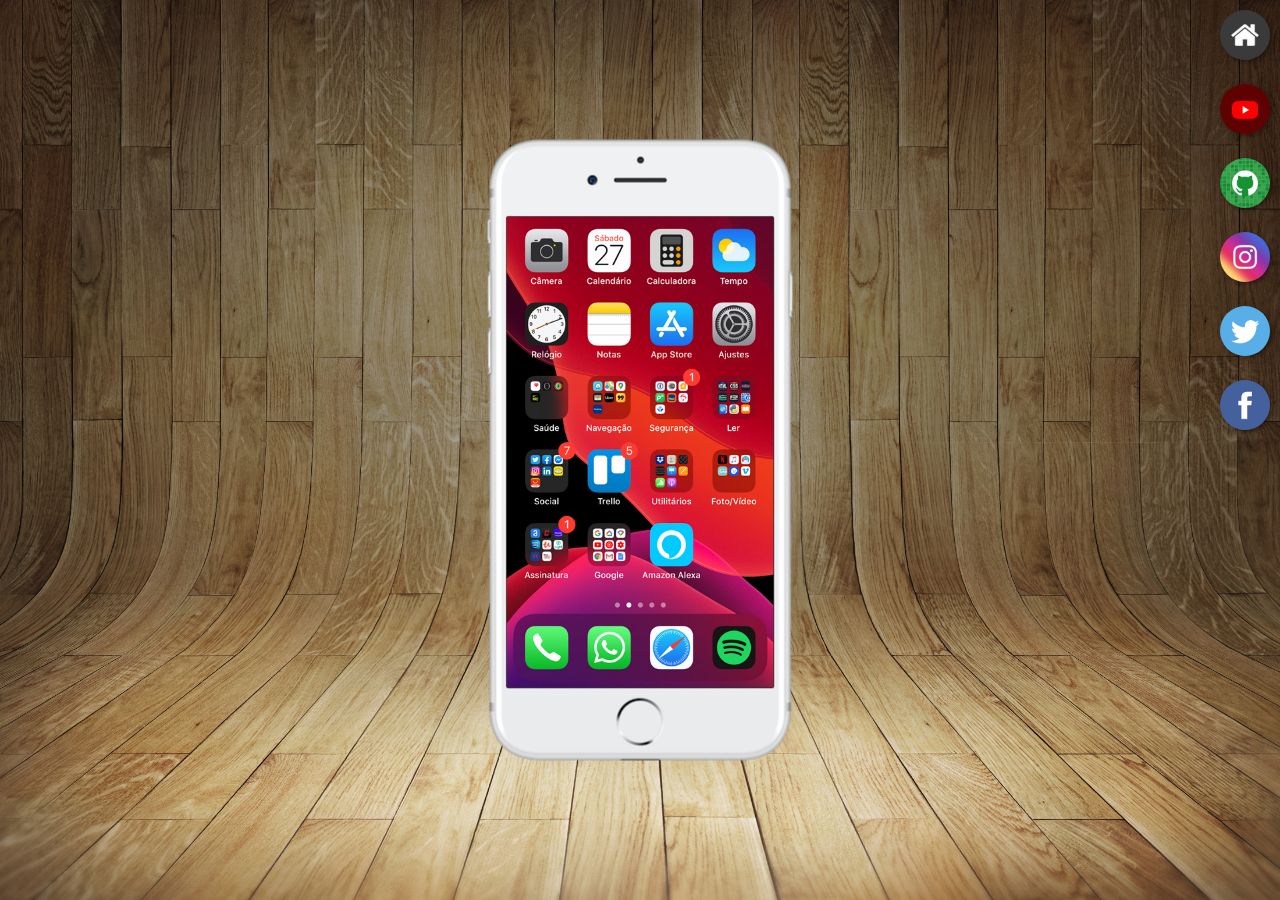
<file: index.html>
<!DOCTYPE html>
<html lang="pt-br">
<head>
    <meta charset="UTF-8">
    <meta name="viewport" content="width=device-width, initial-scale=1.0">
    <title>Projeto Redes Sociais</title>
    <link rel="shortcut icon" href="favicon.ico" type="image/x-icon">
    <link rel="stylesheet" href="estilos/style.css">
</head>
<body>
    <main>
        <section id="telefone">
            <iframe src="home.html" name="tela" id="tela" frameborder="0"></iframe>
        </section>
        <section id="redes-sociais">
            <a href="home.html" target="tela"><img src="imagens/logo-home.jpg" alt="Home"></a> <br>
            <a href="youtube.html" target="tela"><img src="imagens/logo-youtube.jpg" alt="Youtube"></a><br>
            <a href="github.html" target="tela"><img src="imagens/logo-github.jpg" alt="Github"></a><br>
            <a href="Instagram.html" target="tela"><img src="imagens/logo-instagram.jpg" alt="Instagram"></a><br>
            <a href="twitter.html" target="tela"><img src="imagens/logo-twitter.jpg" alt="Twitter"></a><br>
            <a href="facebook.html" target="tela"><img src="imagens/logo-facebook.jpg" alt="facebook"></a>
        </section>
    </main>
</body>
</html>
</file>
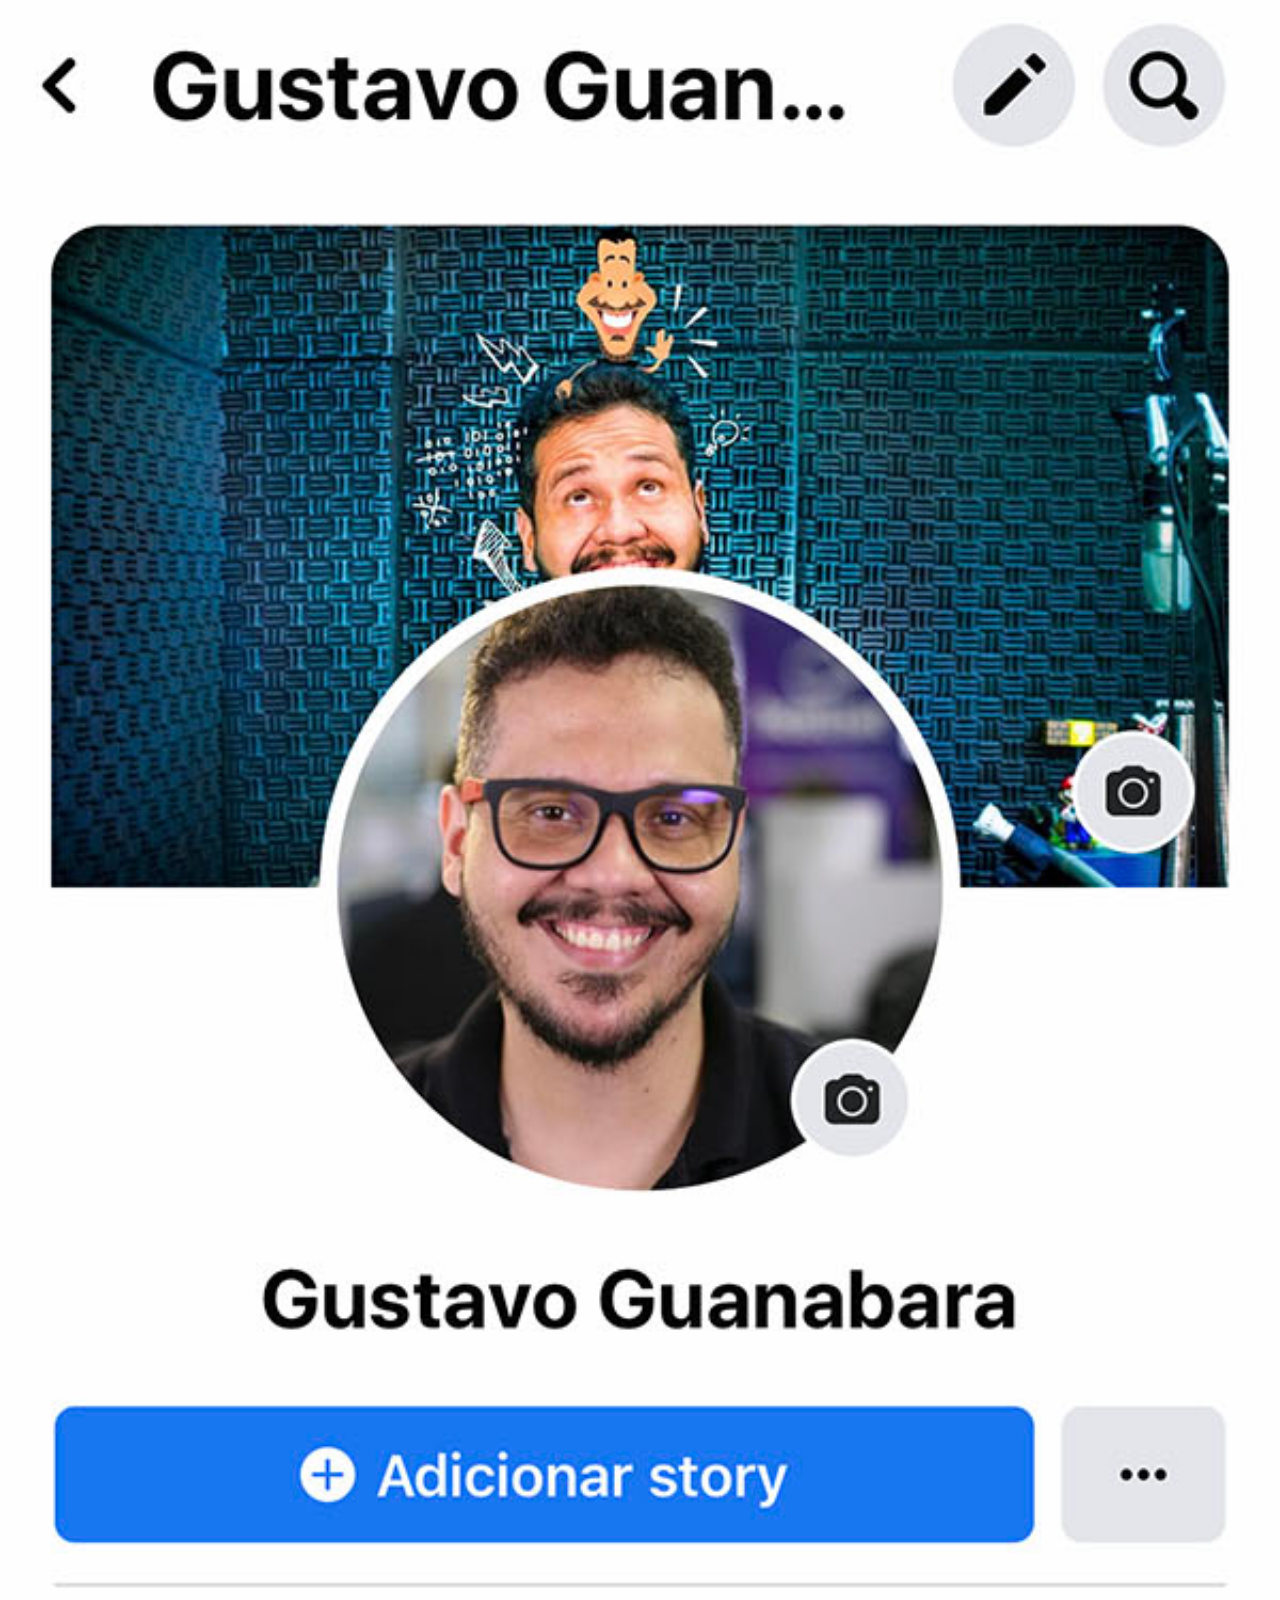
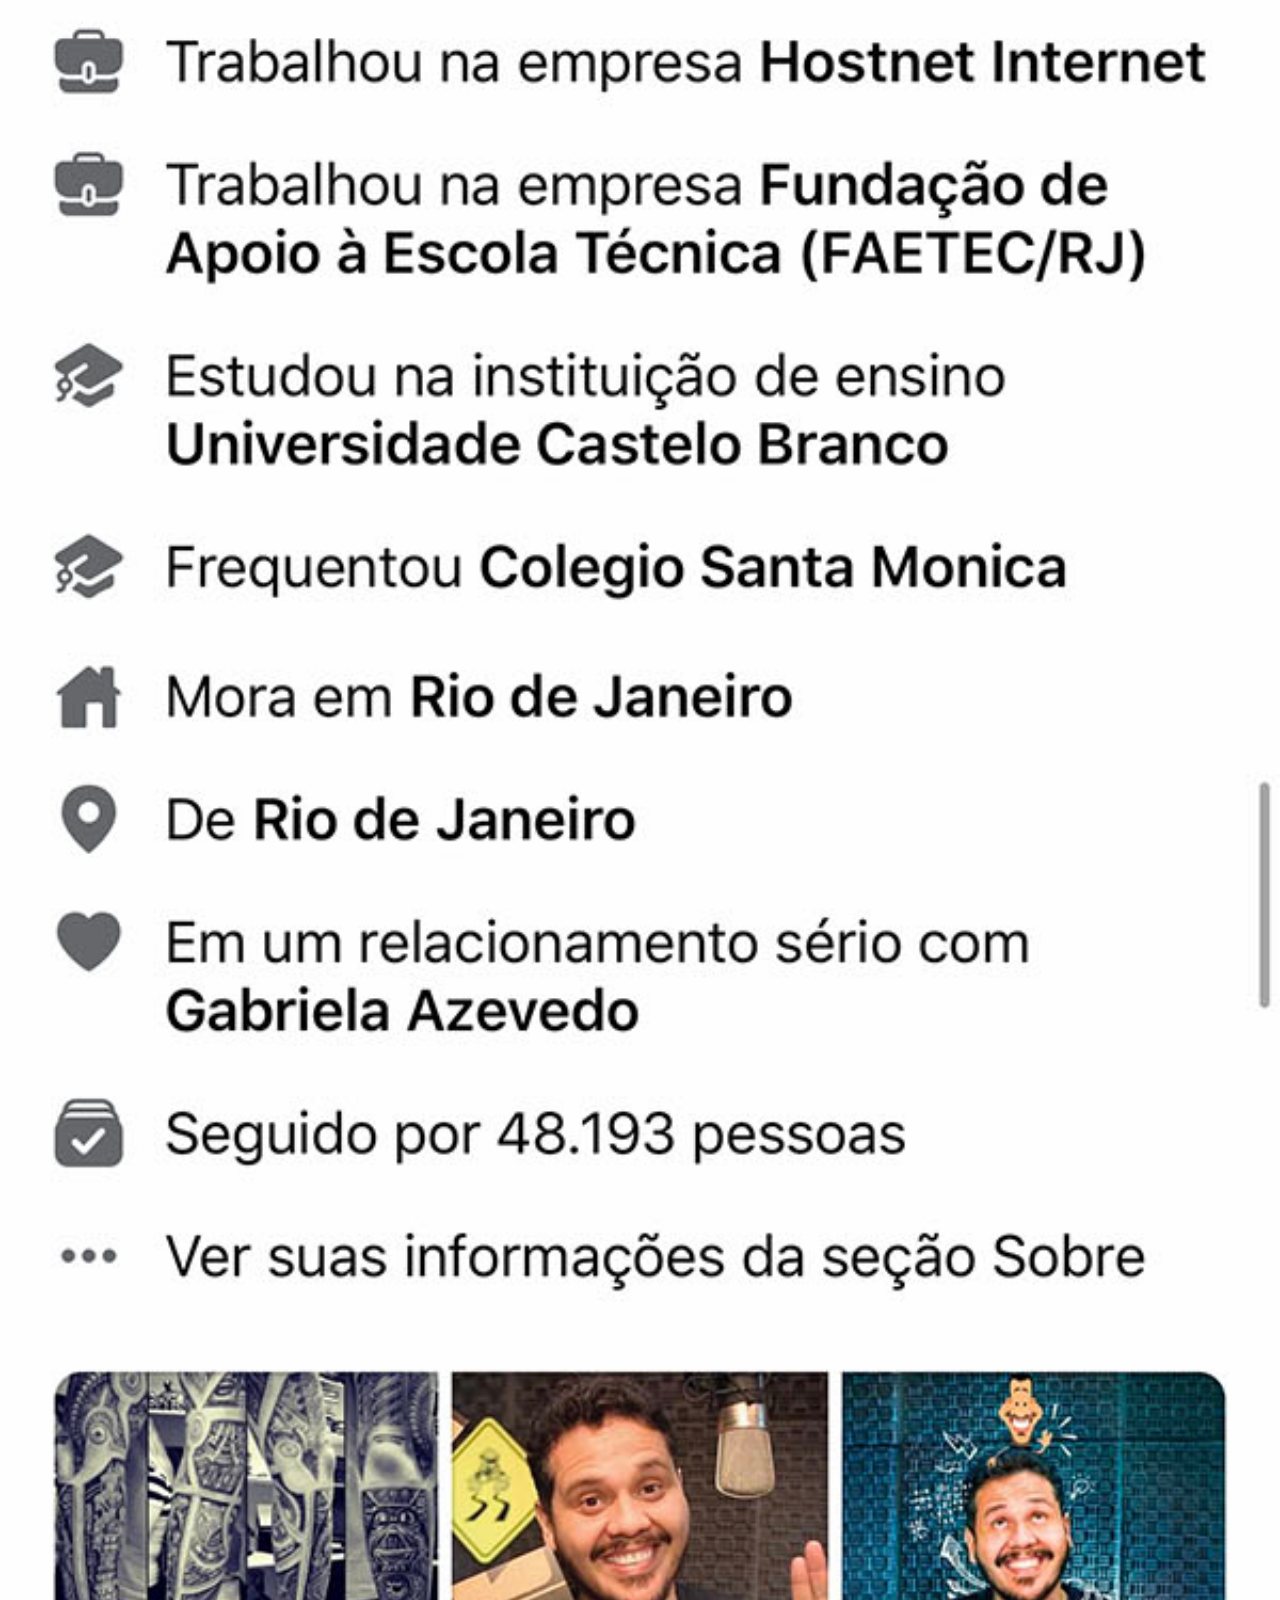
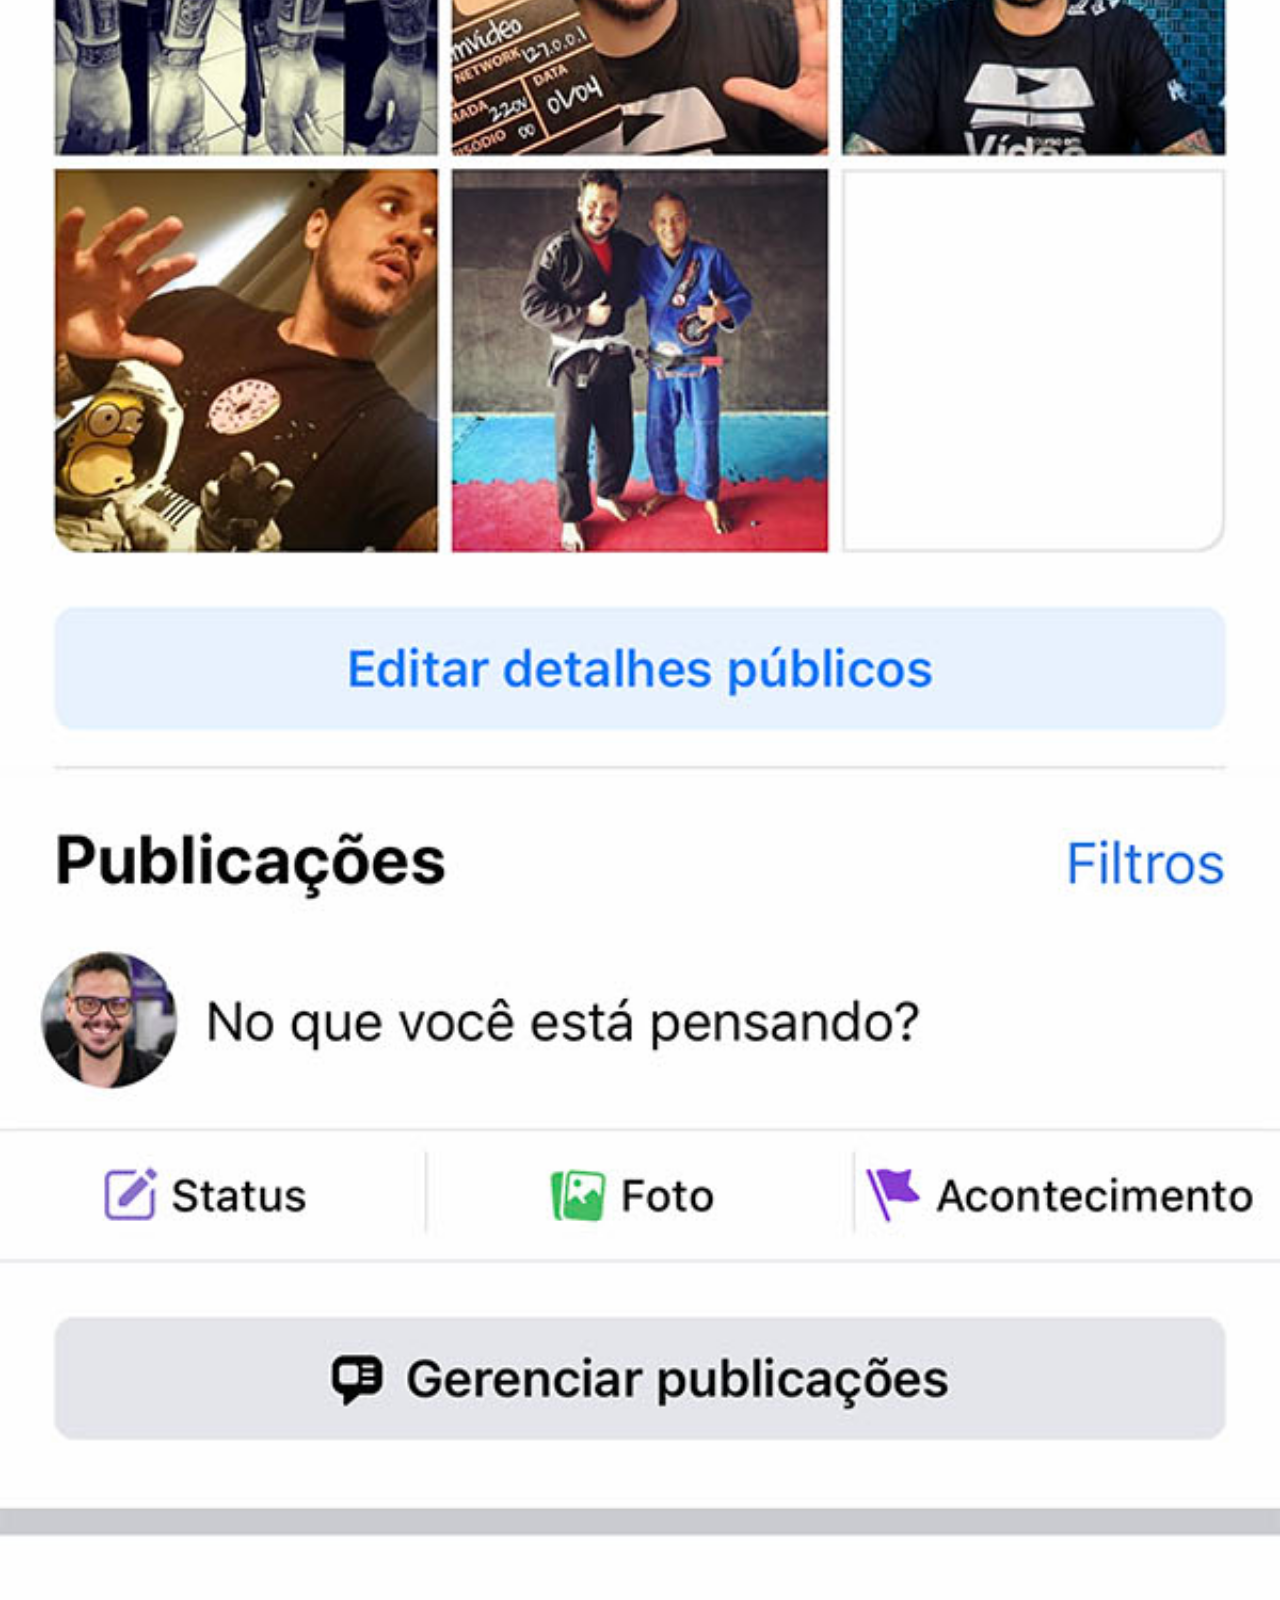
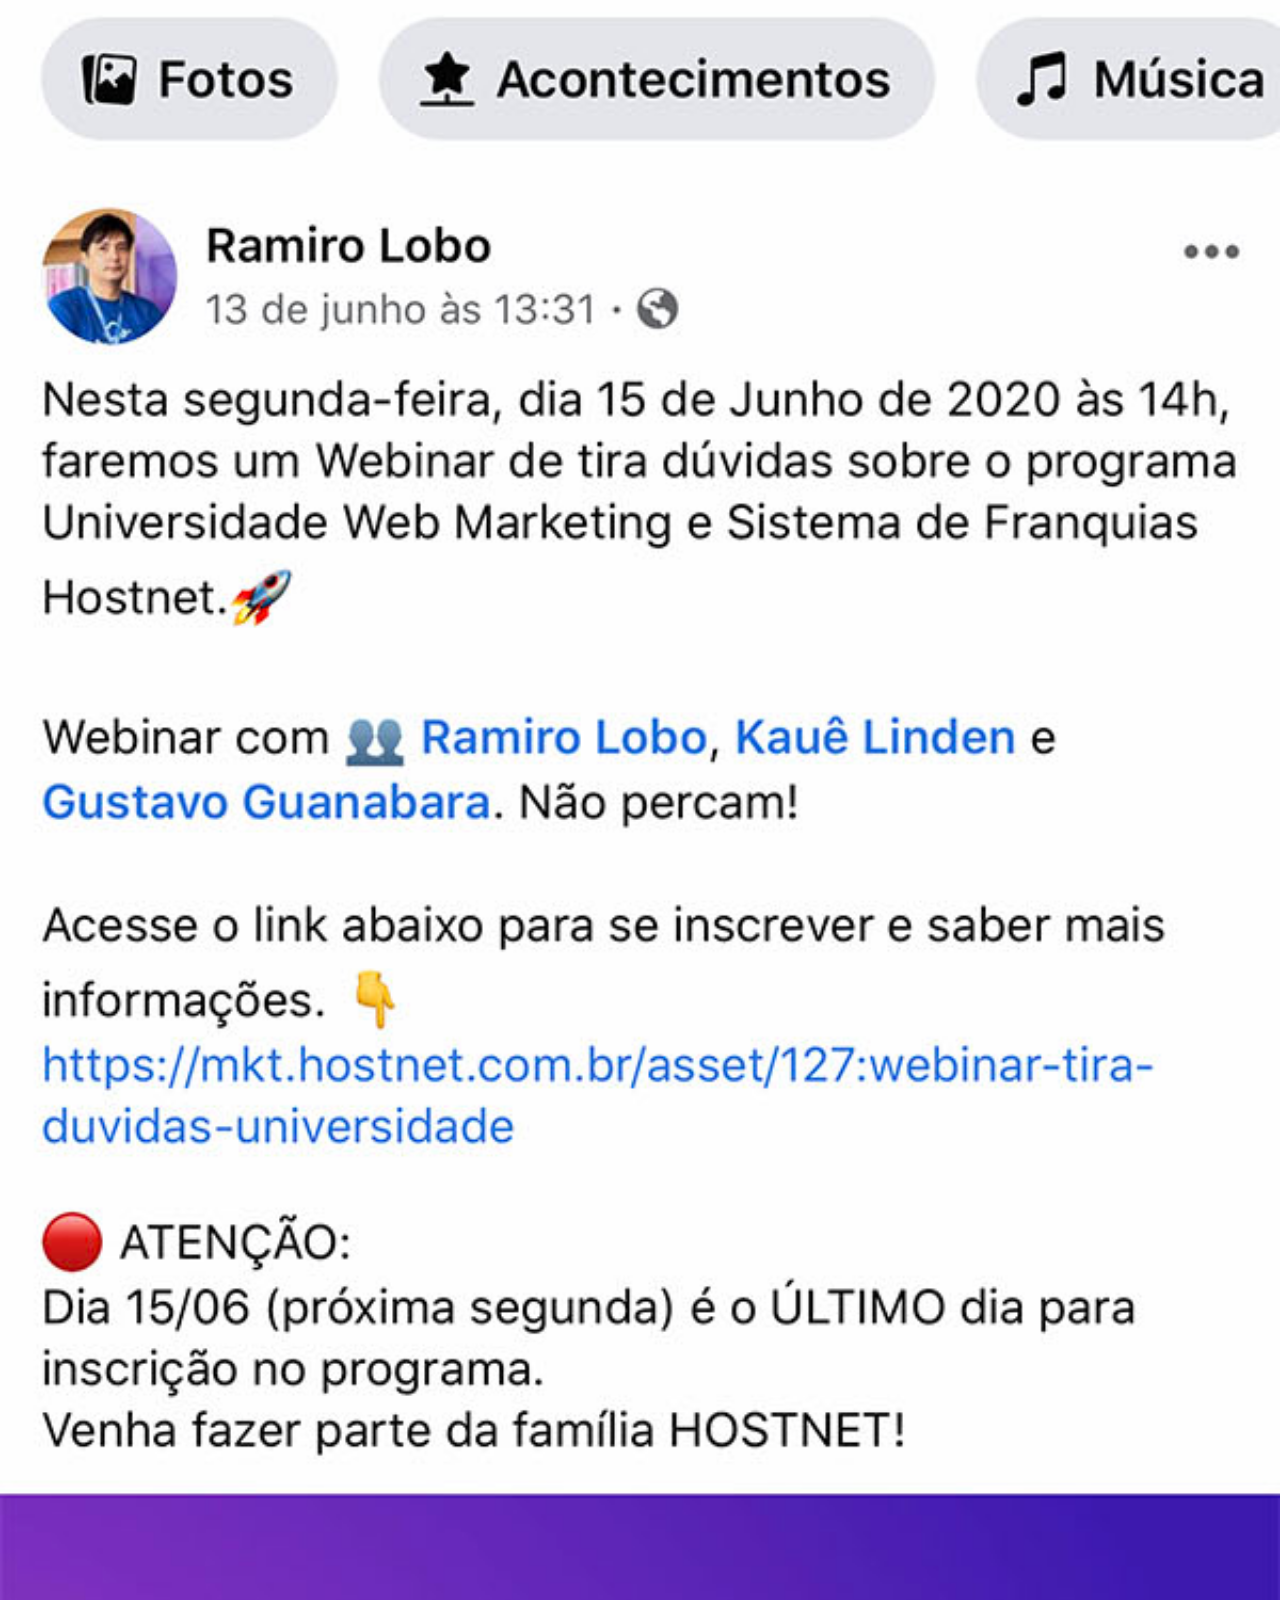
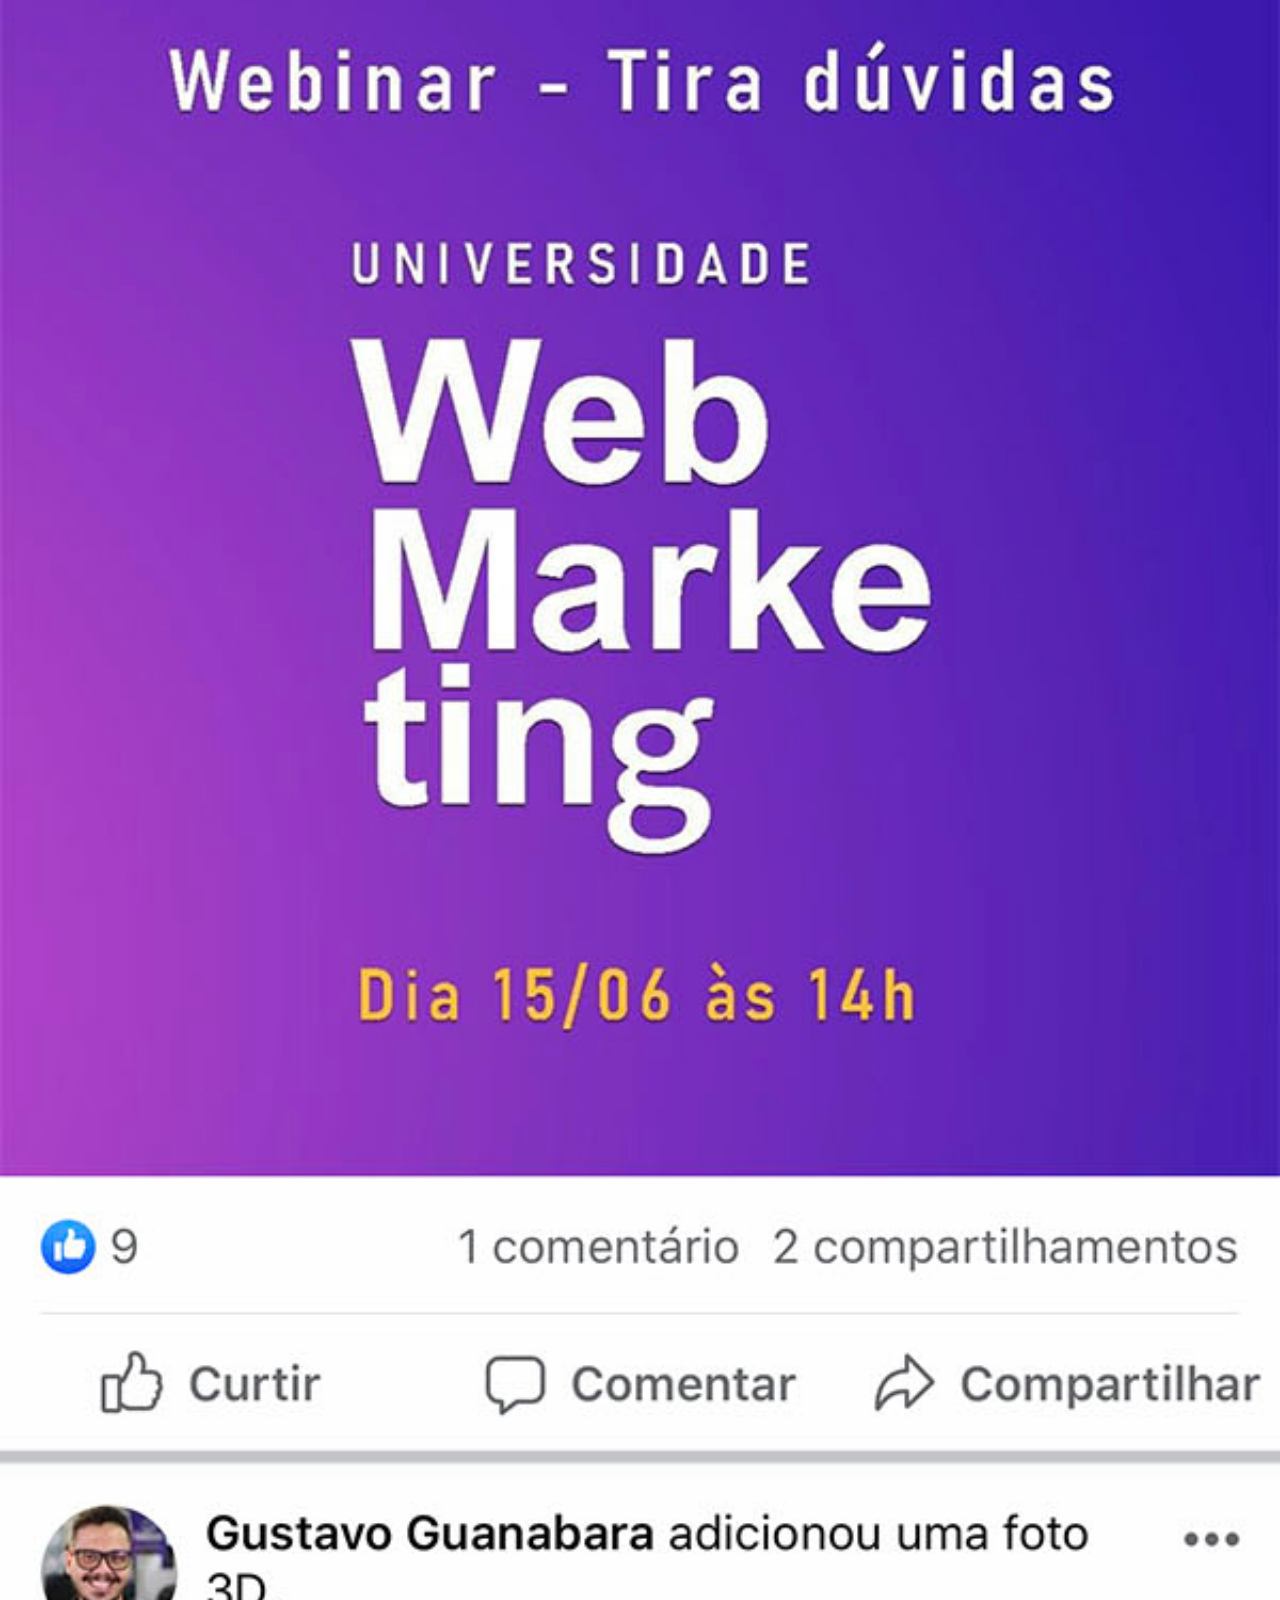
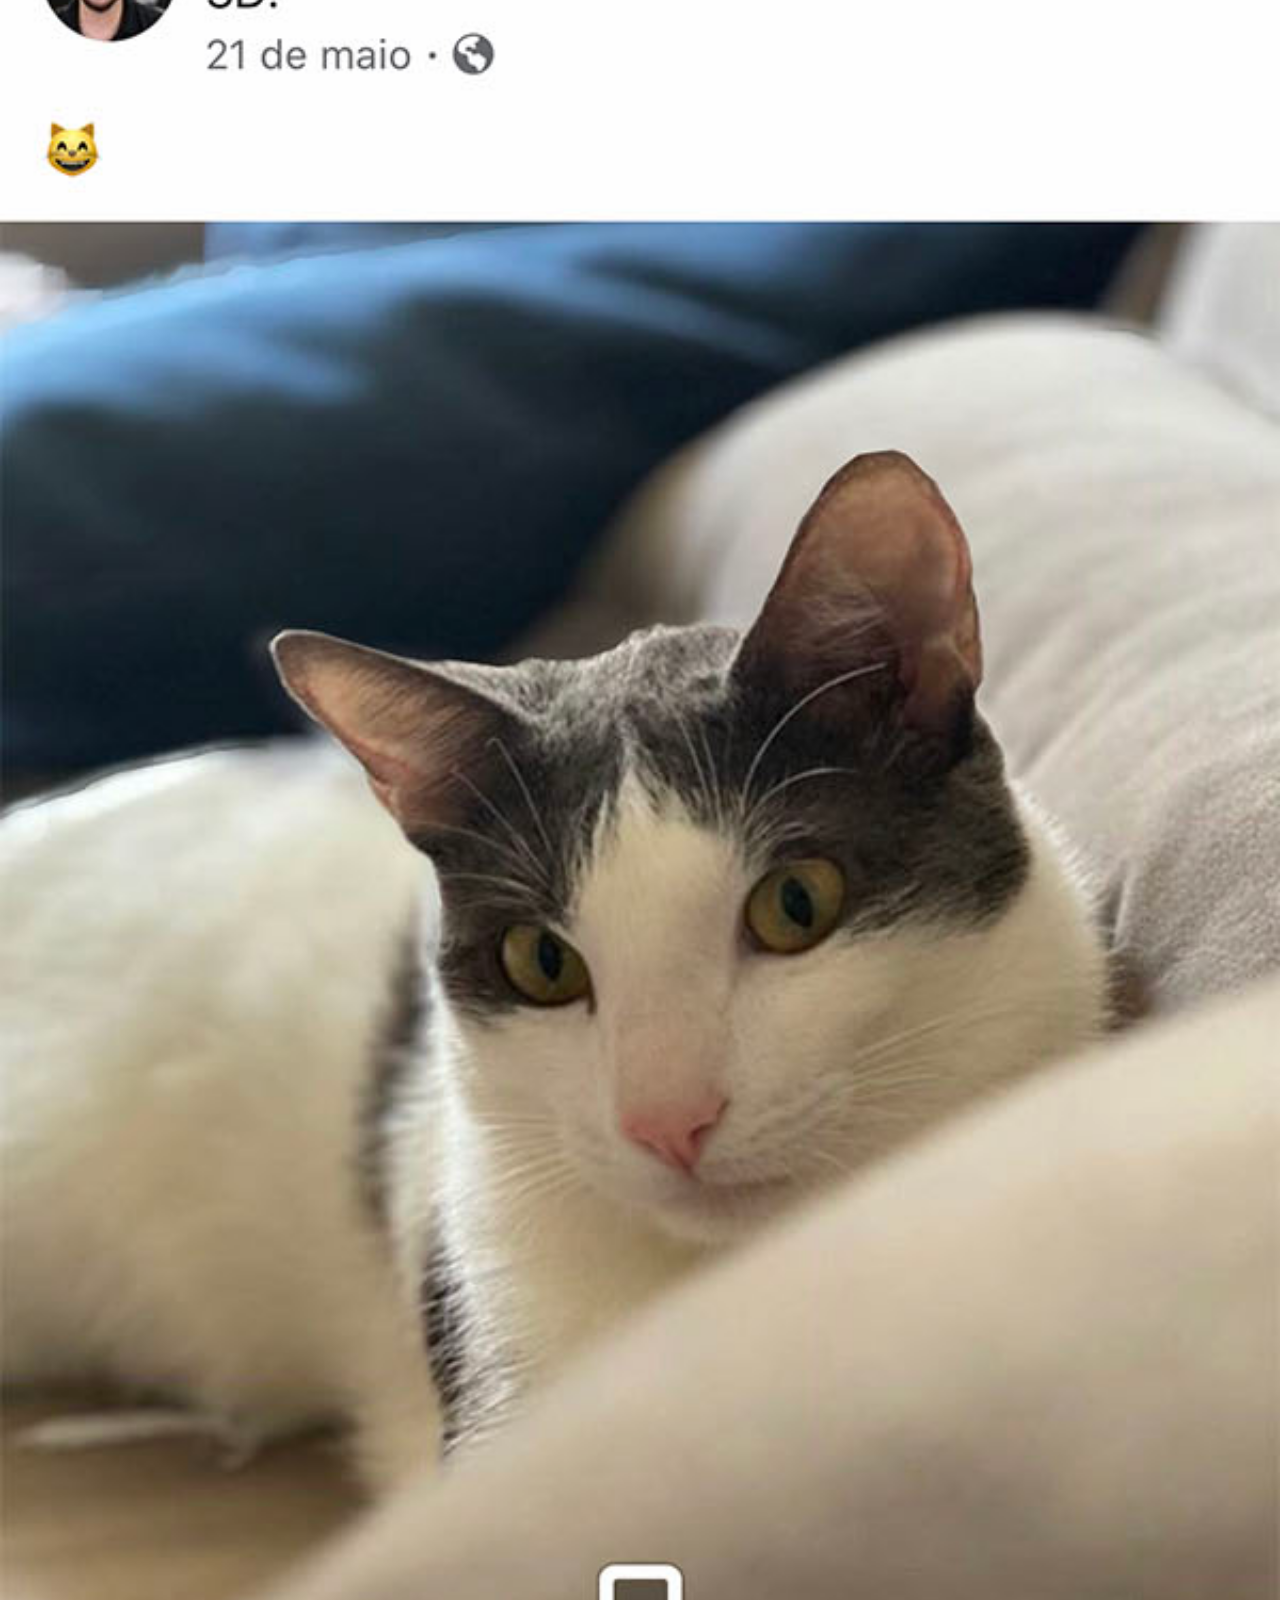
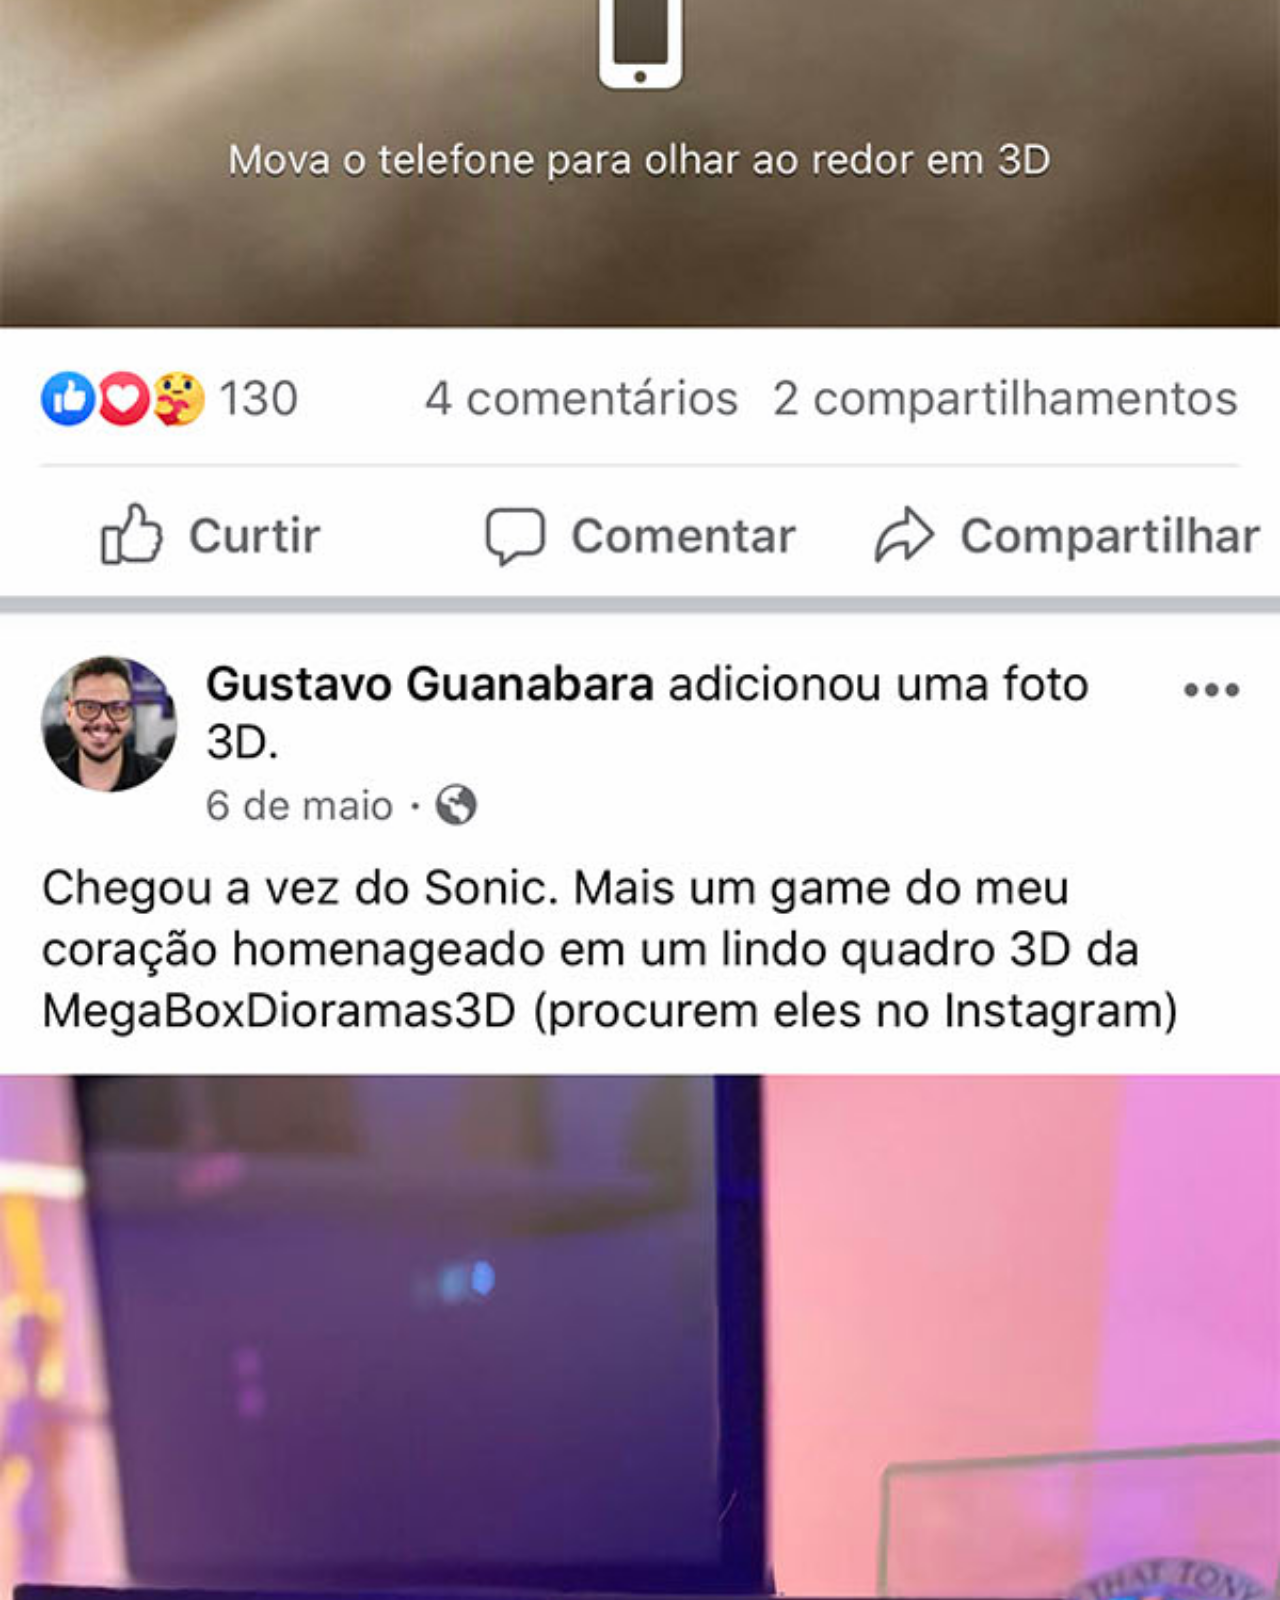
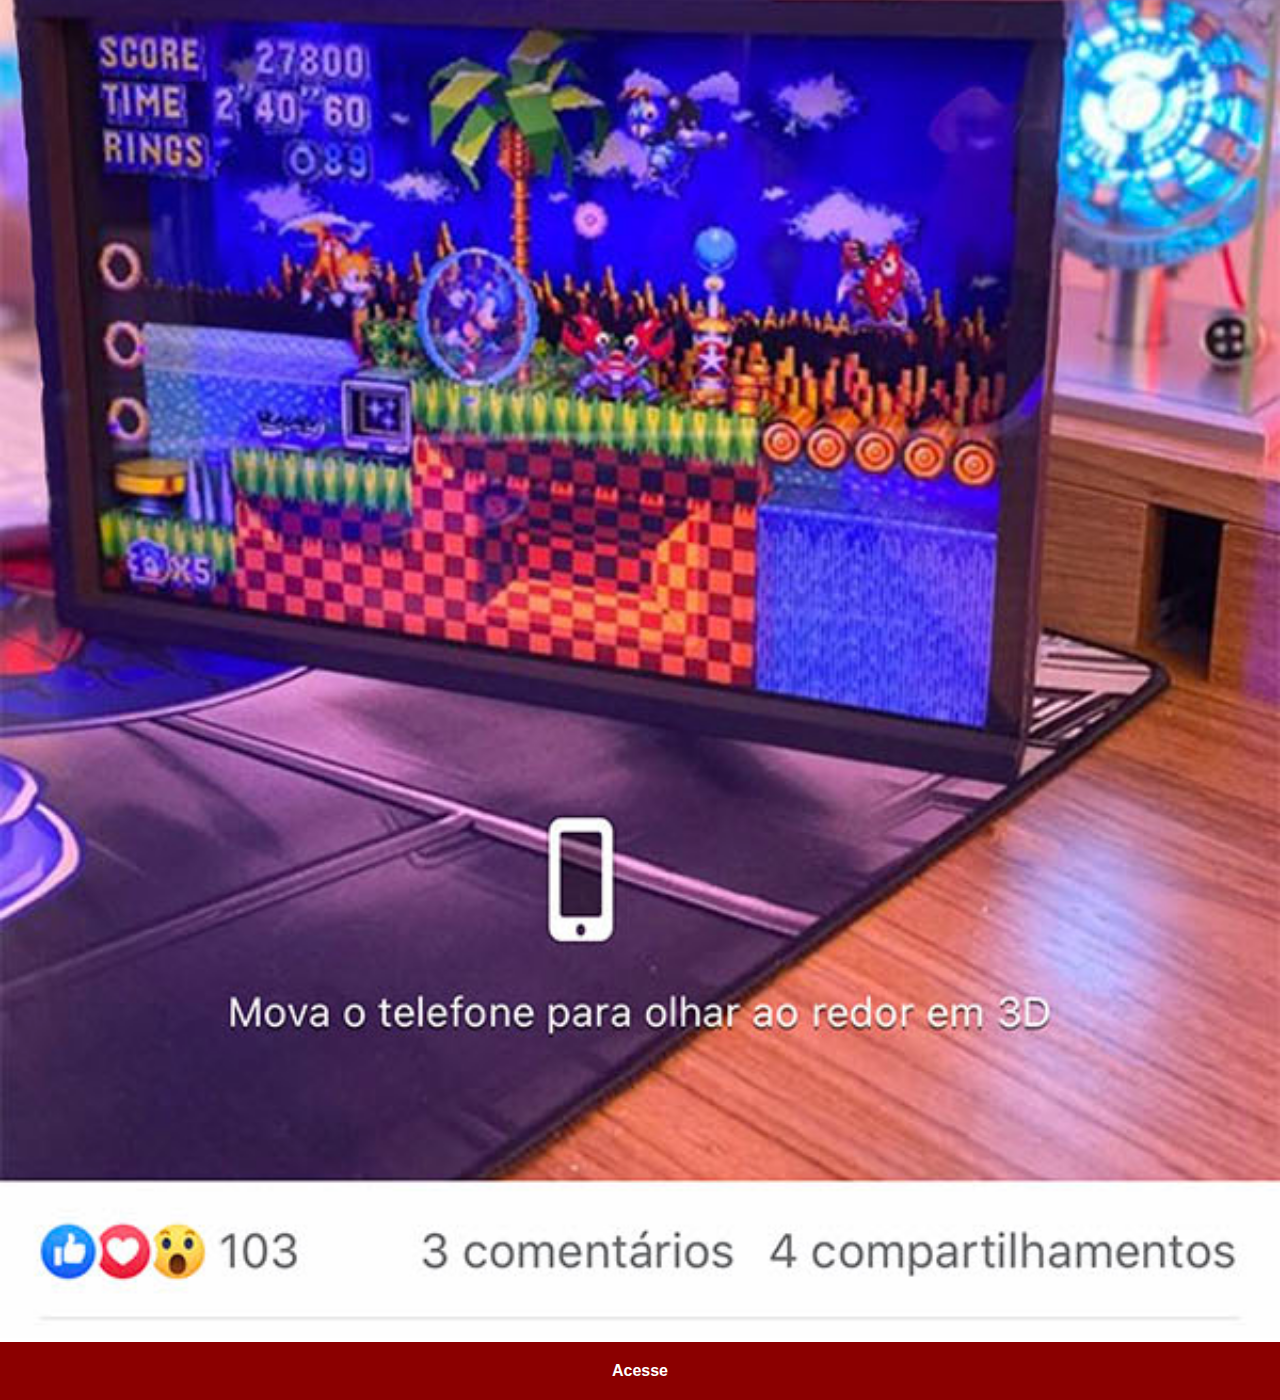
<file: facebook.html>
<!DOCTYPE html>
<html lang="pt-br">
<head>
    <meta charset="UTF-8">
    <meta name="viewport" content="width=device-width, initial-scale=1.0">
    <title>facebook</title>
    <link rel="stylesheet" href="estilos/social.css">
</head>
<body>
    <img src="imagens/tela-facebook.jpg" alt="Facebook">
    <a href="https://www.facebook.com/pedro.sousa.90834">Acesse</a>
</body>
</html>
</file>
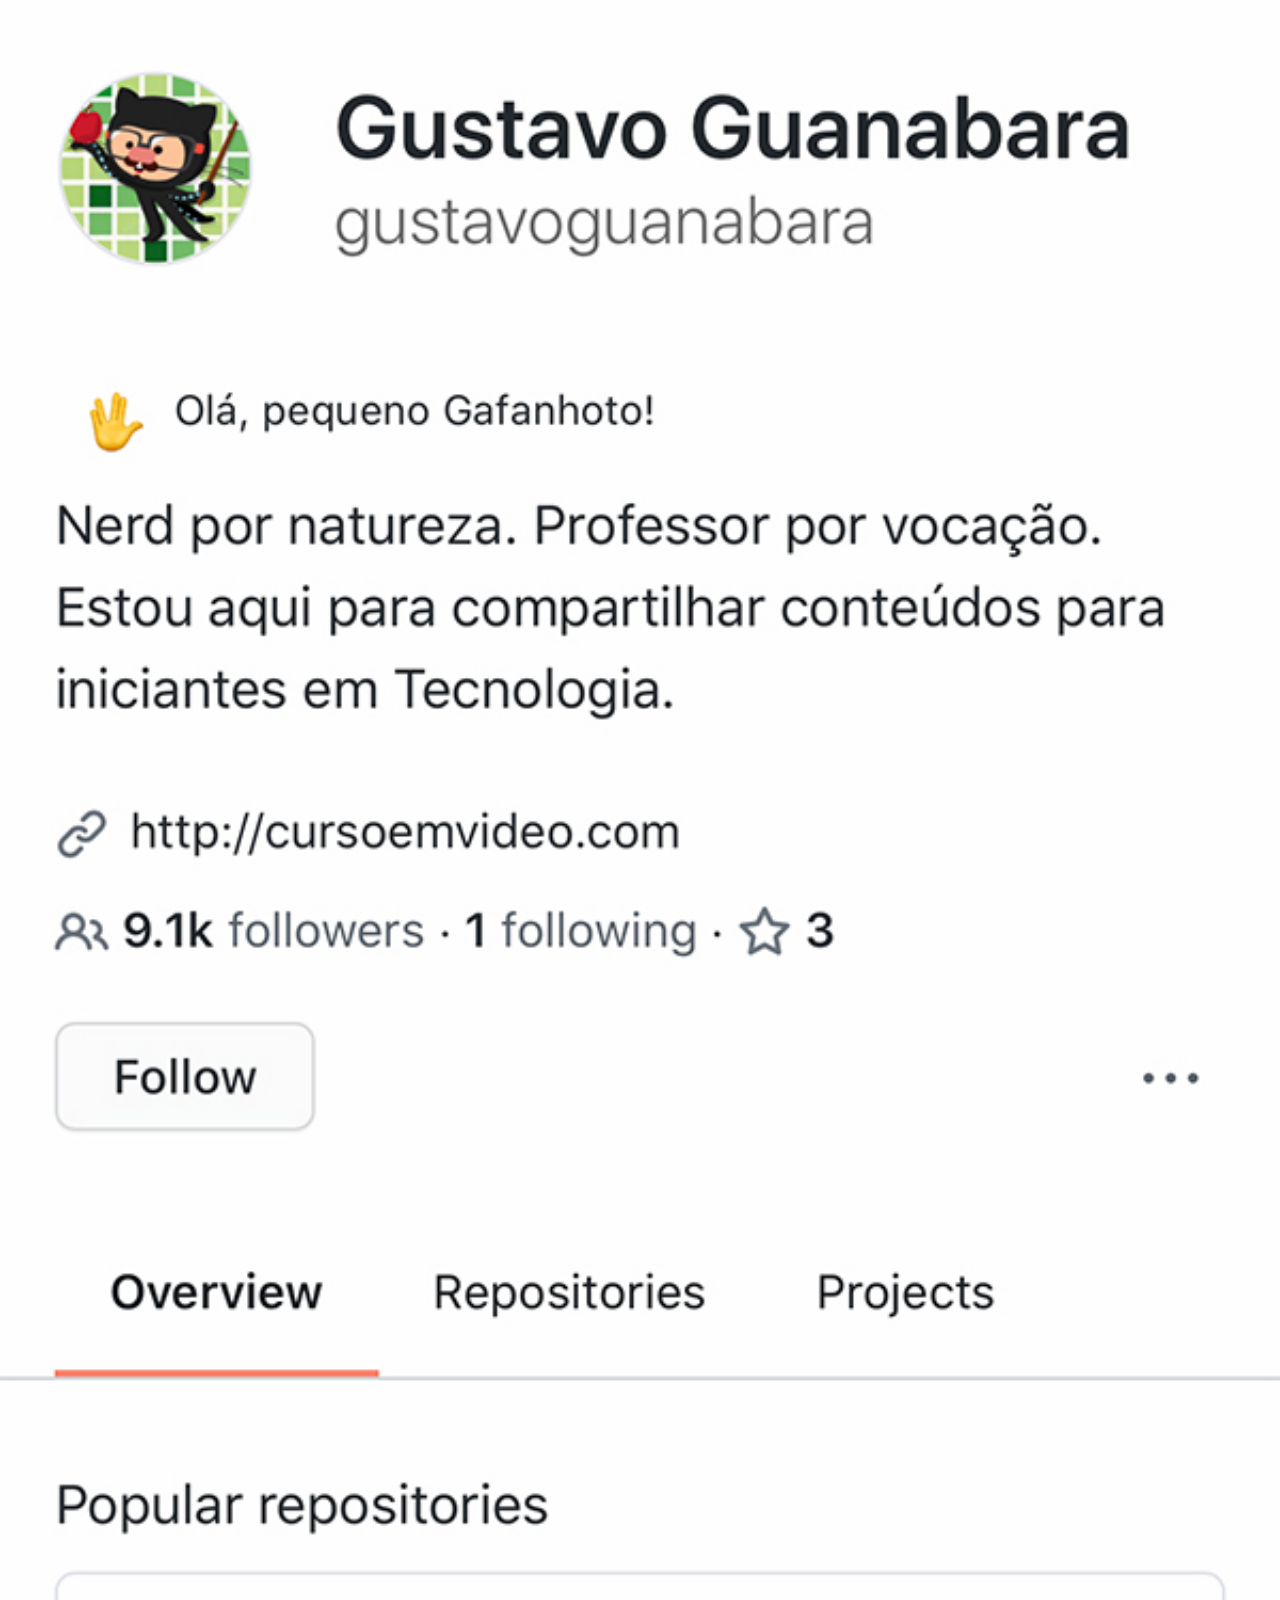
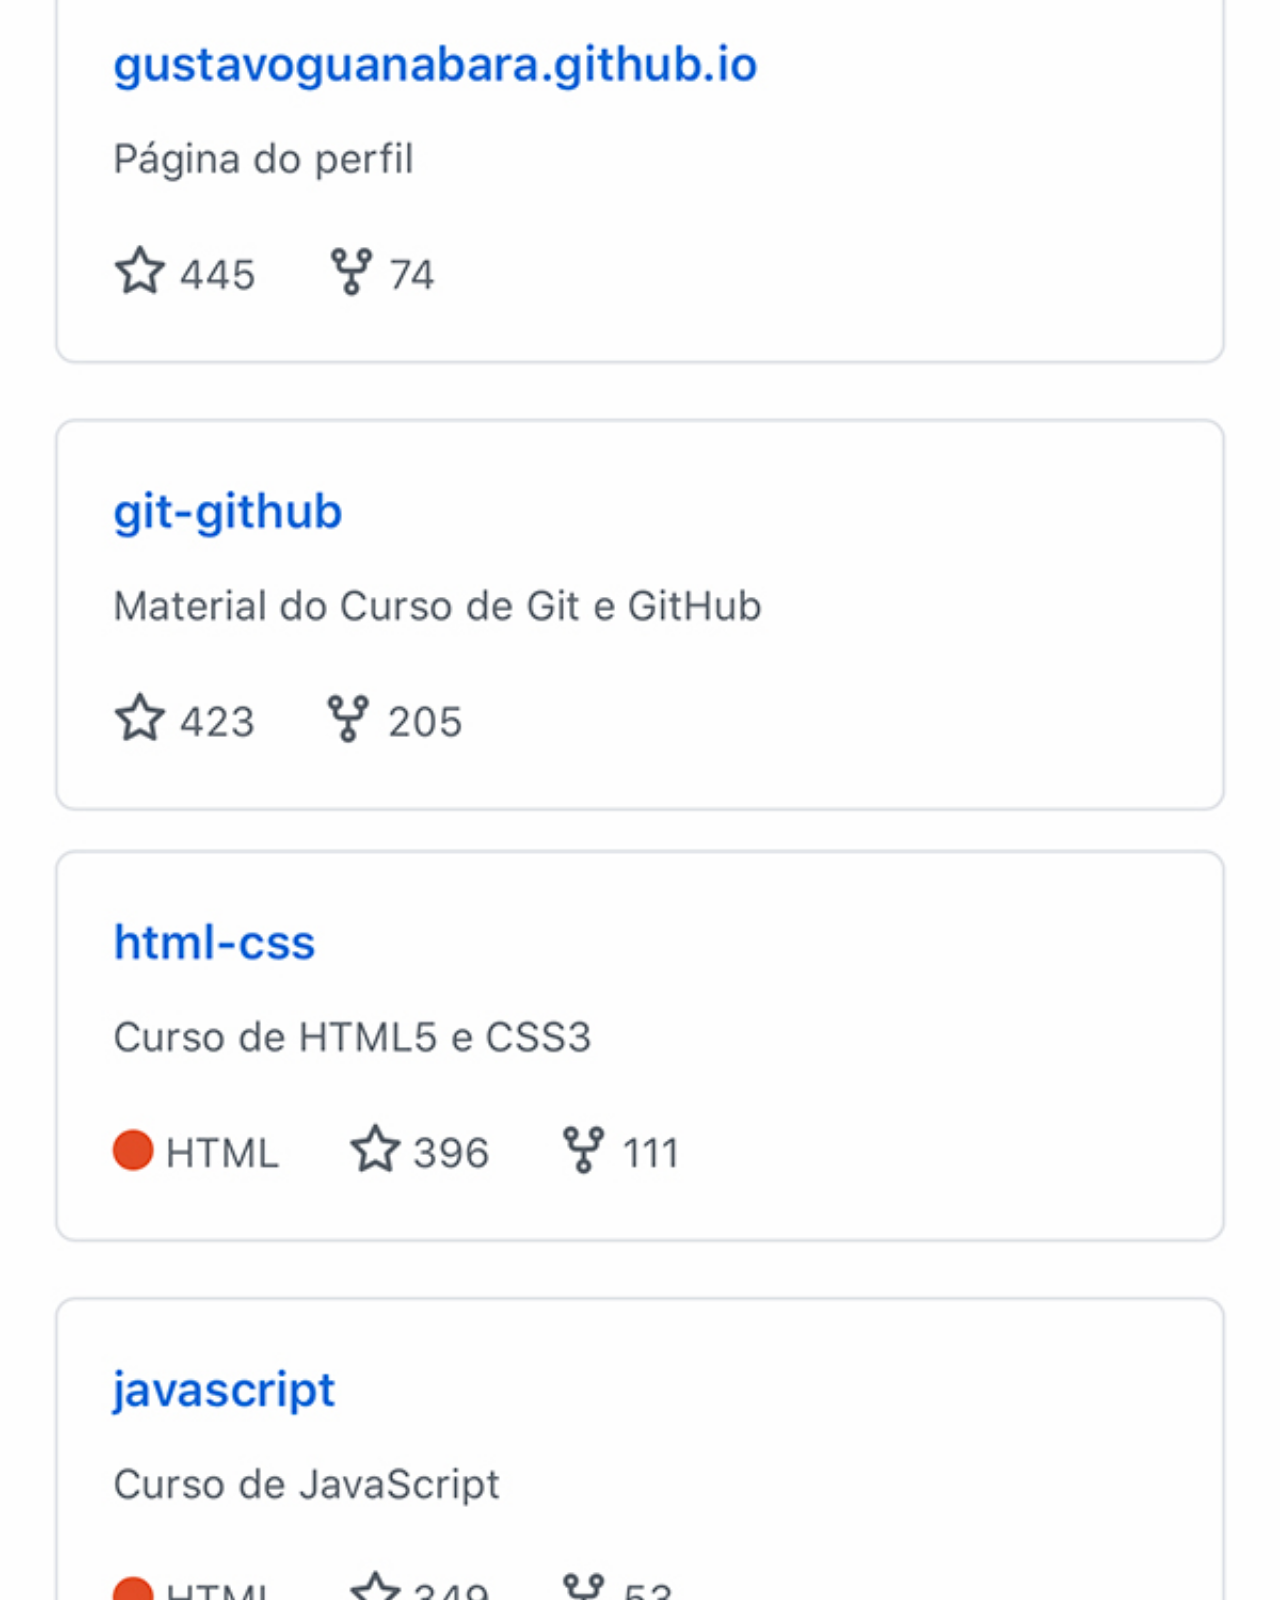
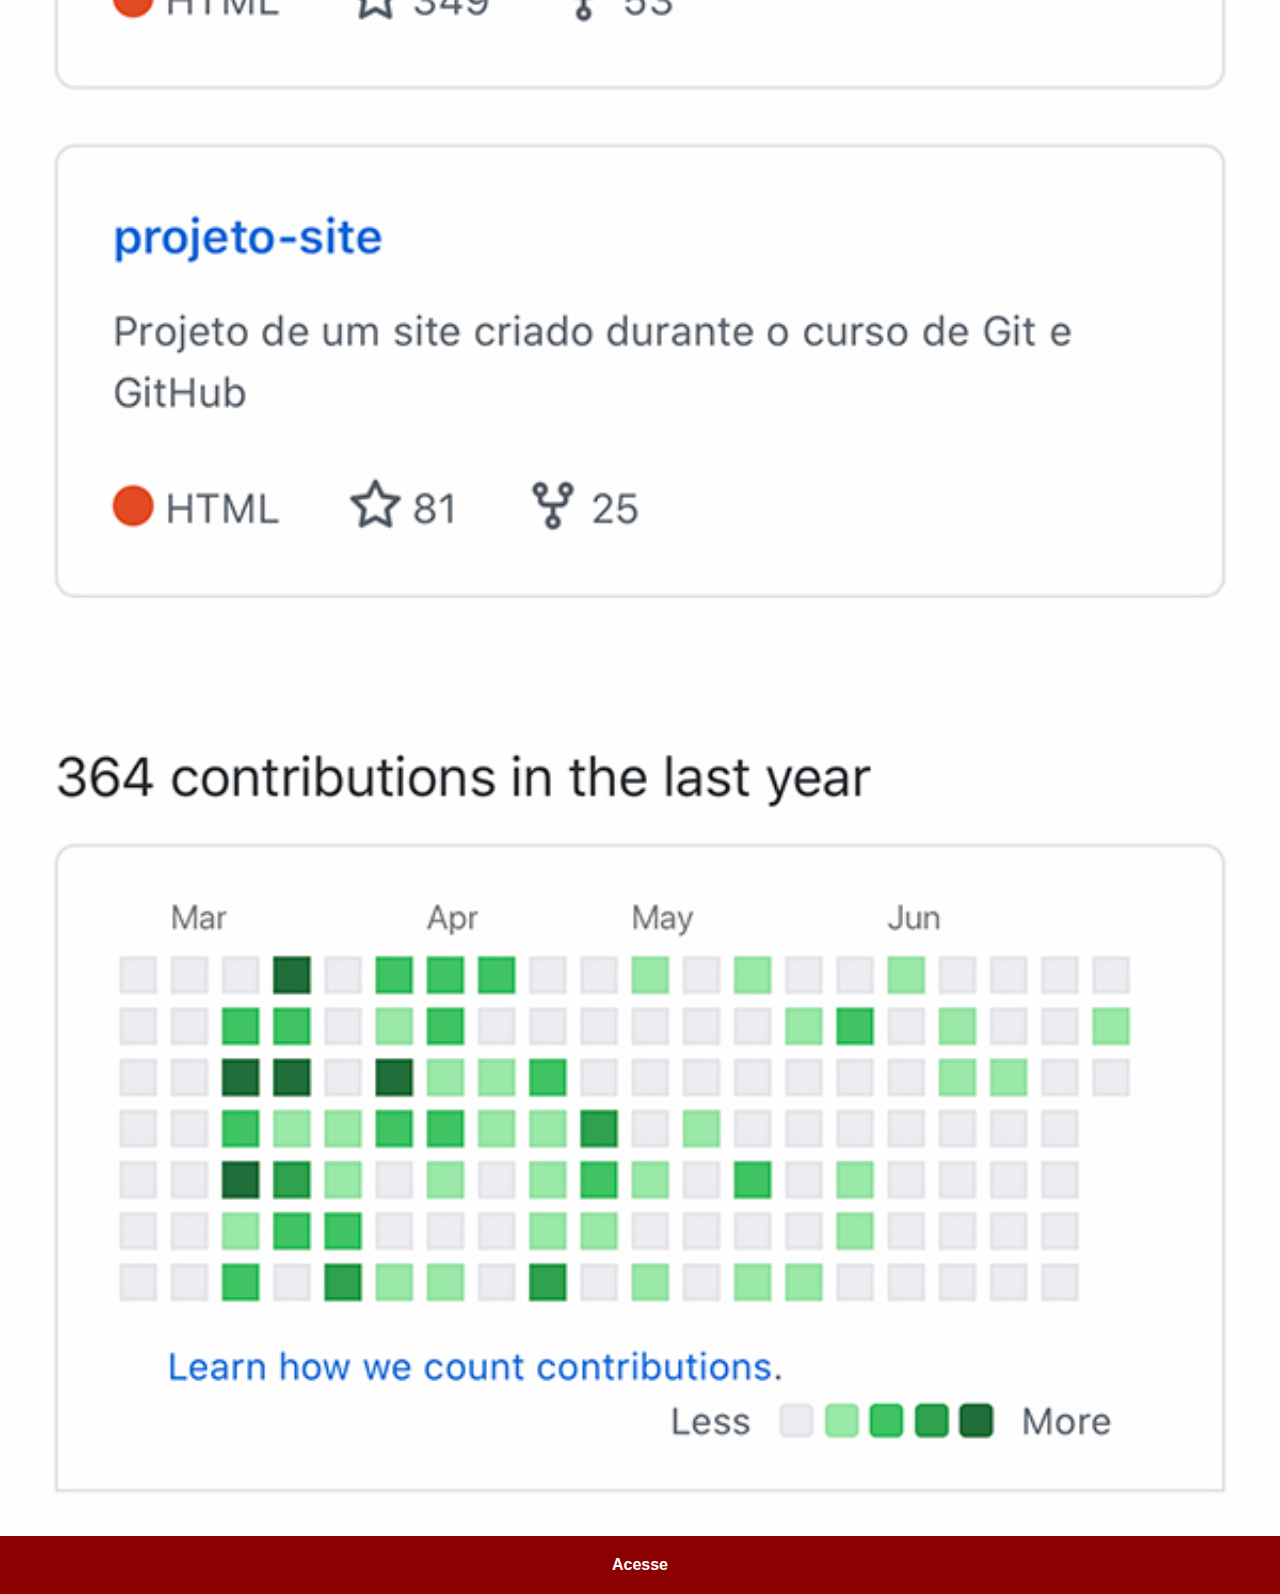
<file: github.html>
<!DOCTYPE html>
<html lang="pt-br">
<head>
    <meta charset="UTF-8">
    <meta name="viewport" content="width=device-width, initial-scale=1.0">
    <title>Github</title>
    <link rel="stylesheet" href="estilos/social.css">
</head>
<body>
    <img src="imagens/tela-github.jpg" alt="Github">
    <a href="https://github.com/PedroH-Sousa" target="_blank">Acesse</a>
</body>
</html>
</file>
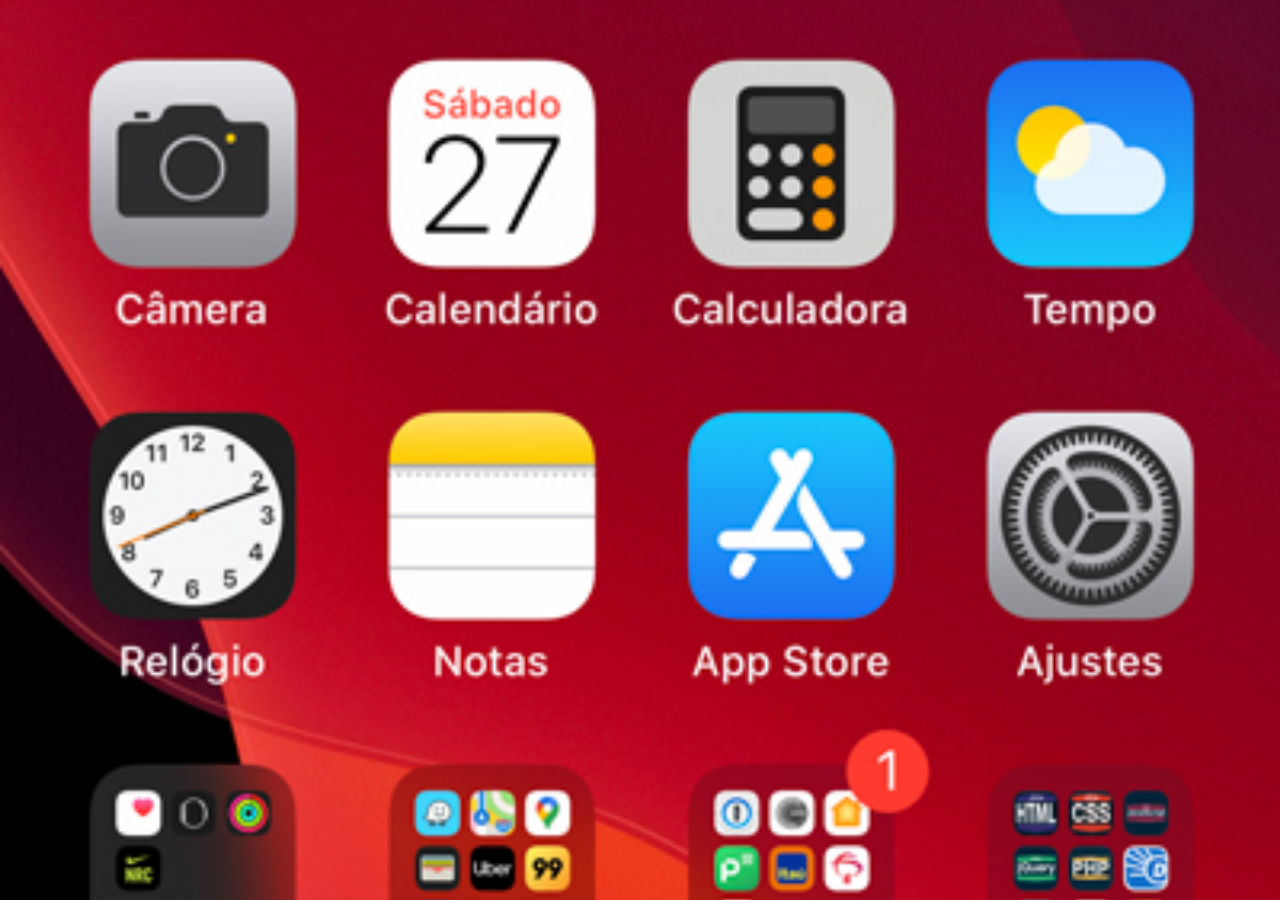
<file: home.html>
<!DOCTYPE html>
<html lang="pt-br">
<head>
    <meta charset="UTF-8">
    <meta name="viewport" content="width=device-width, initial-scale=1.0">
    <title>Home</title>
    <style>
        * {
            margin: 0px;
            padding: 0px;
        }

        body {
            width: 100vw;
            height: 100vh;
            background: black url('imagens/tela-home.jpg') no-repeat top center;
            background-size: cover;
        }
    </style>
</head>
<body>
    
</body>
</html>
</file>
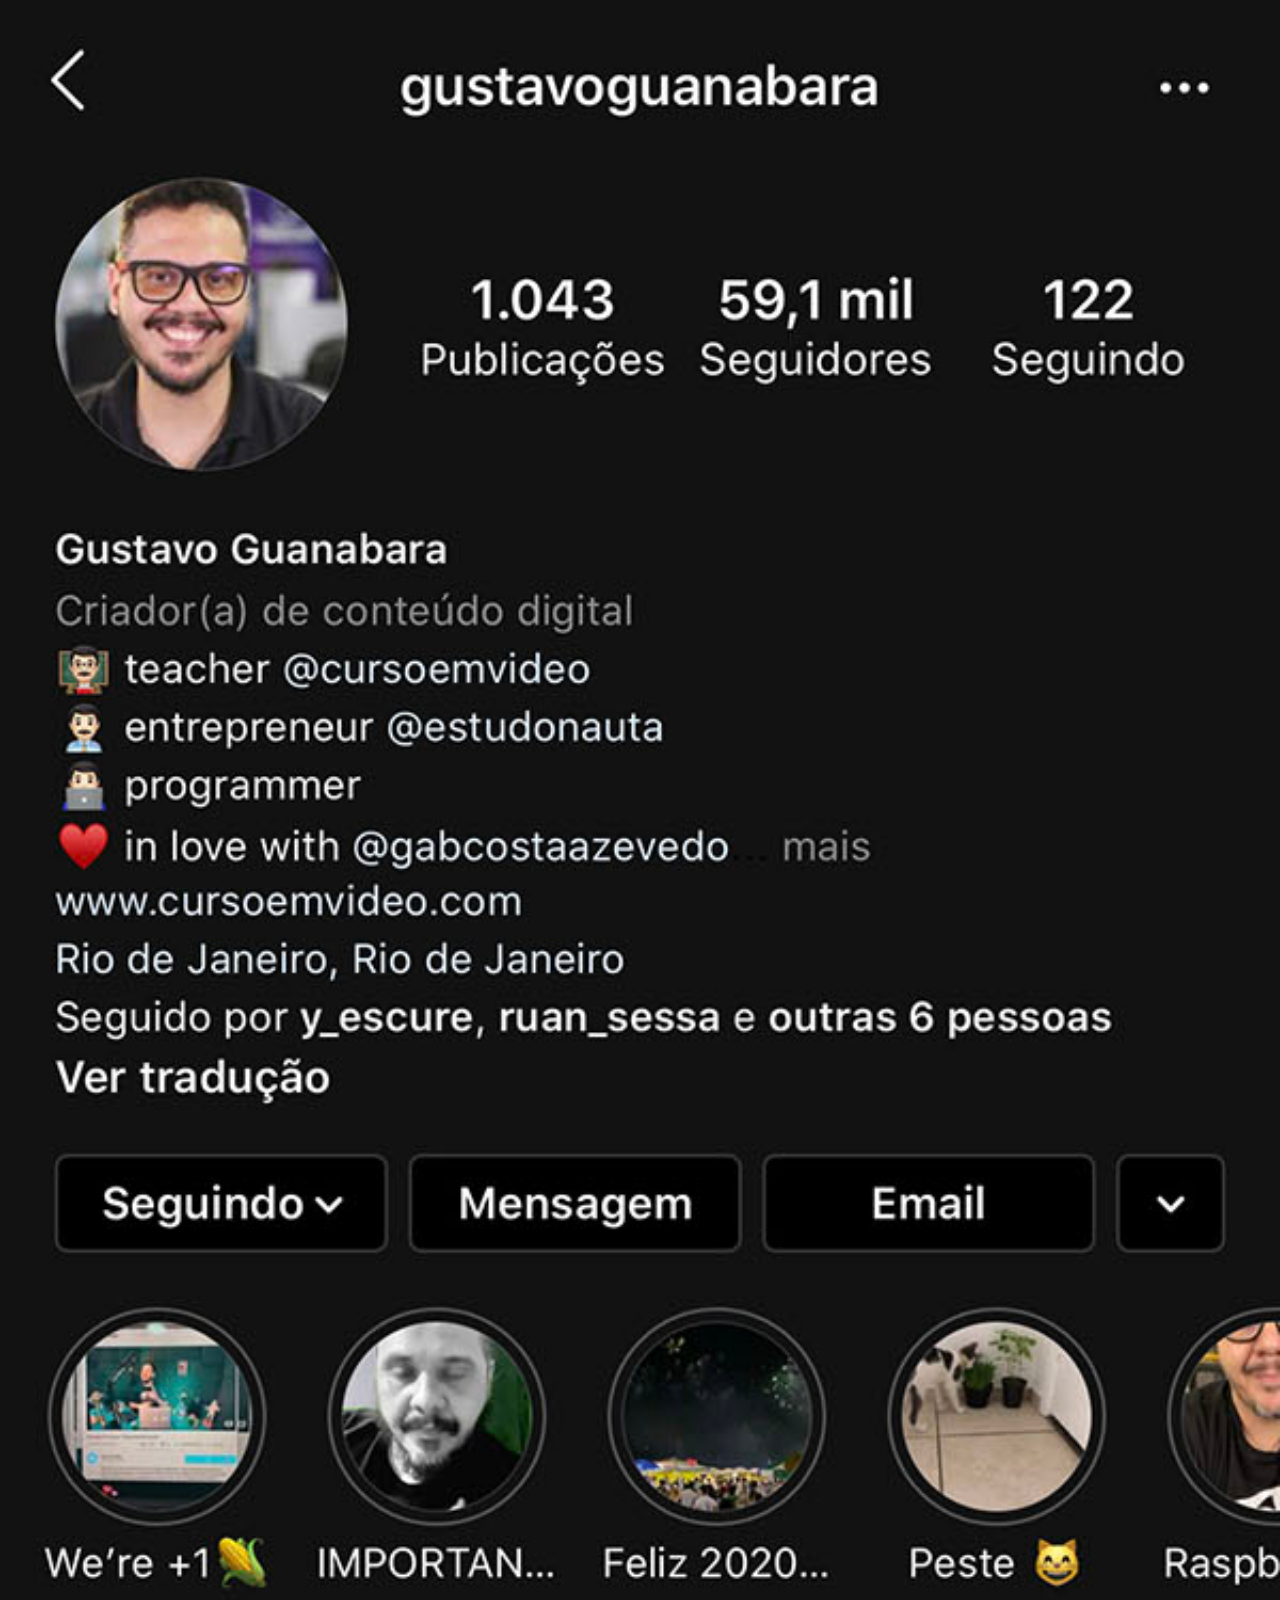
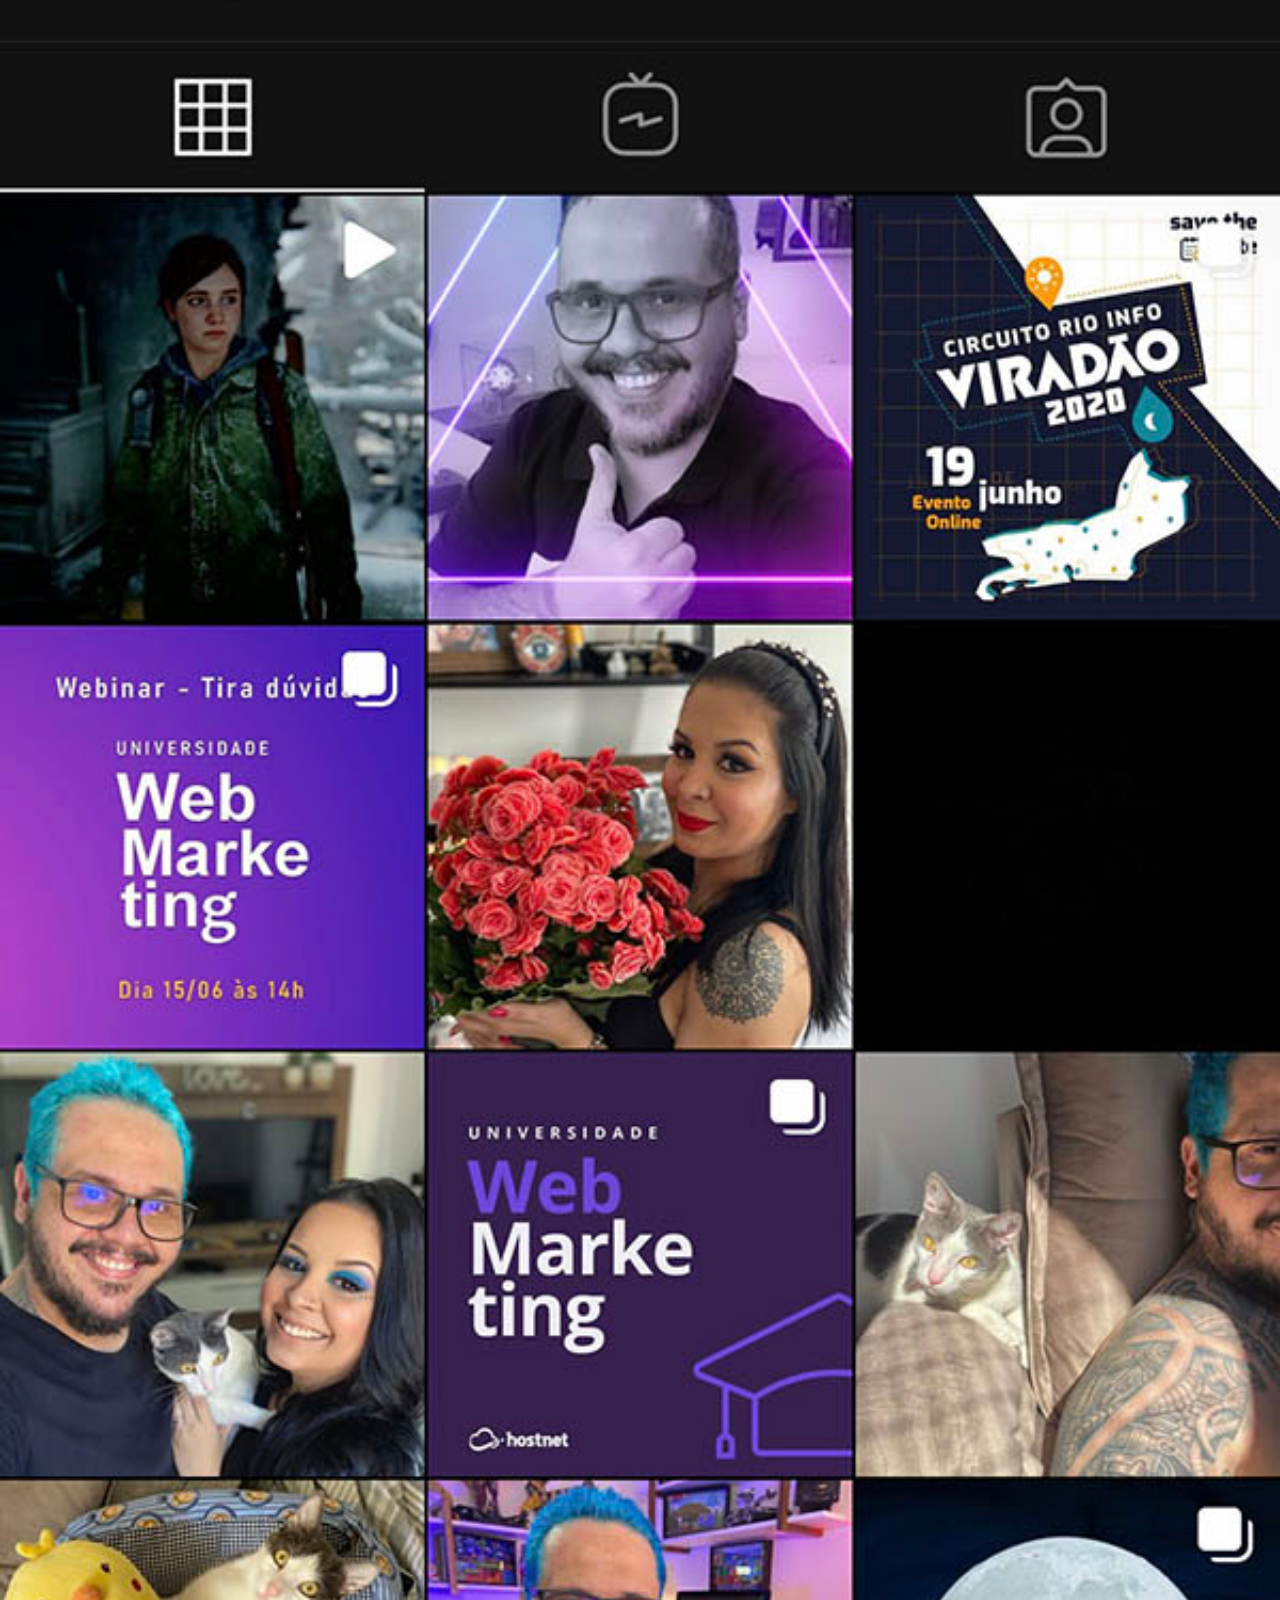
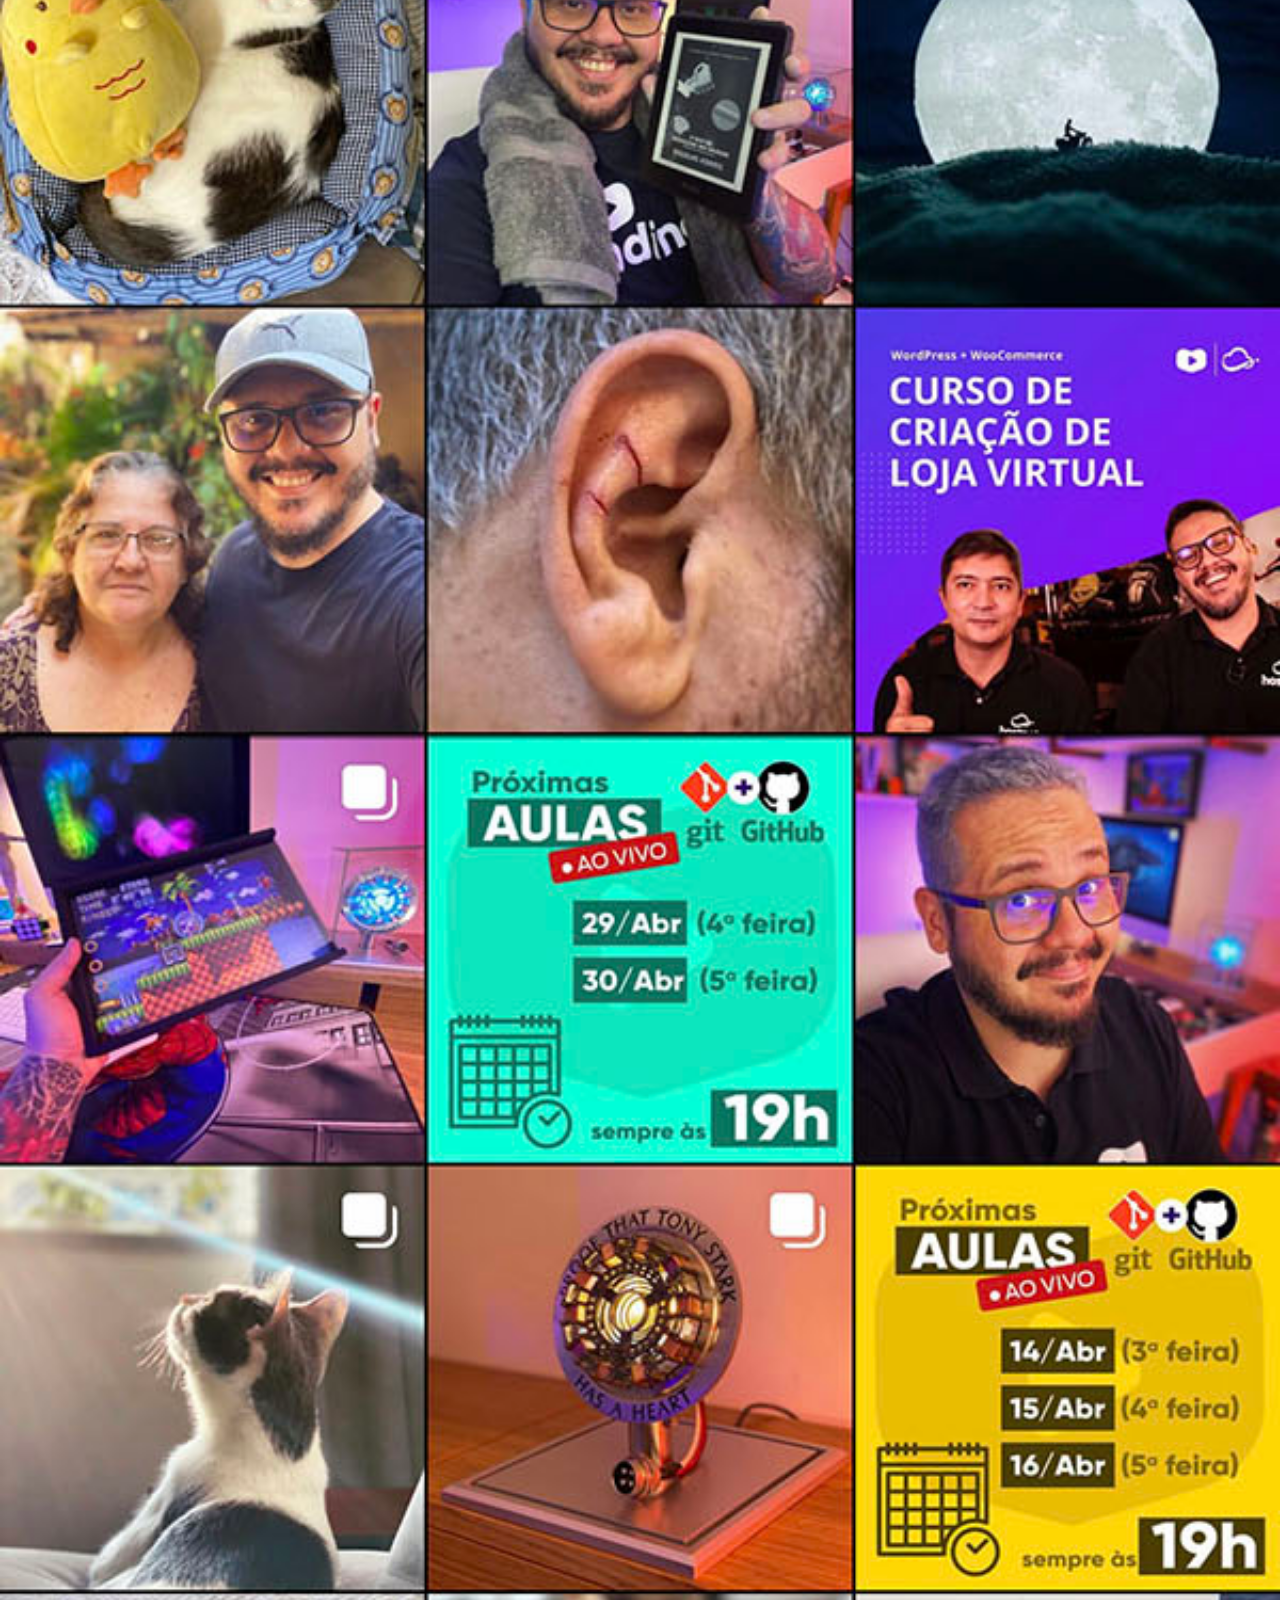
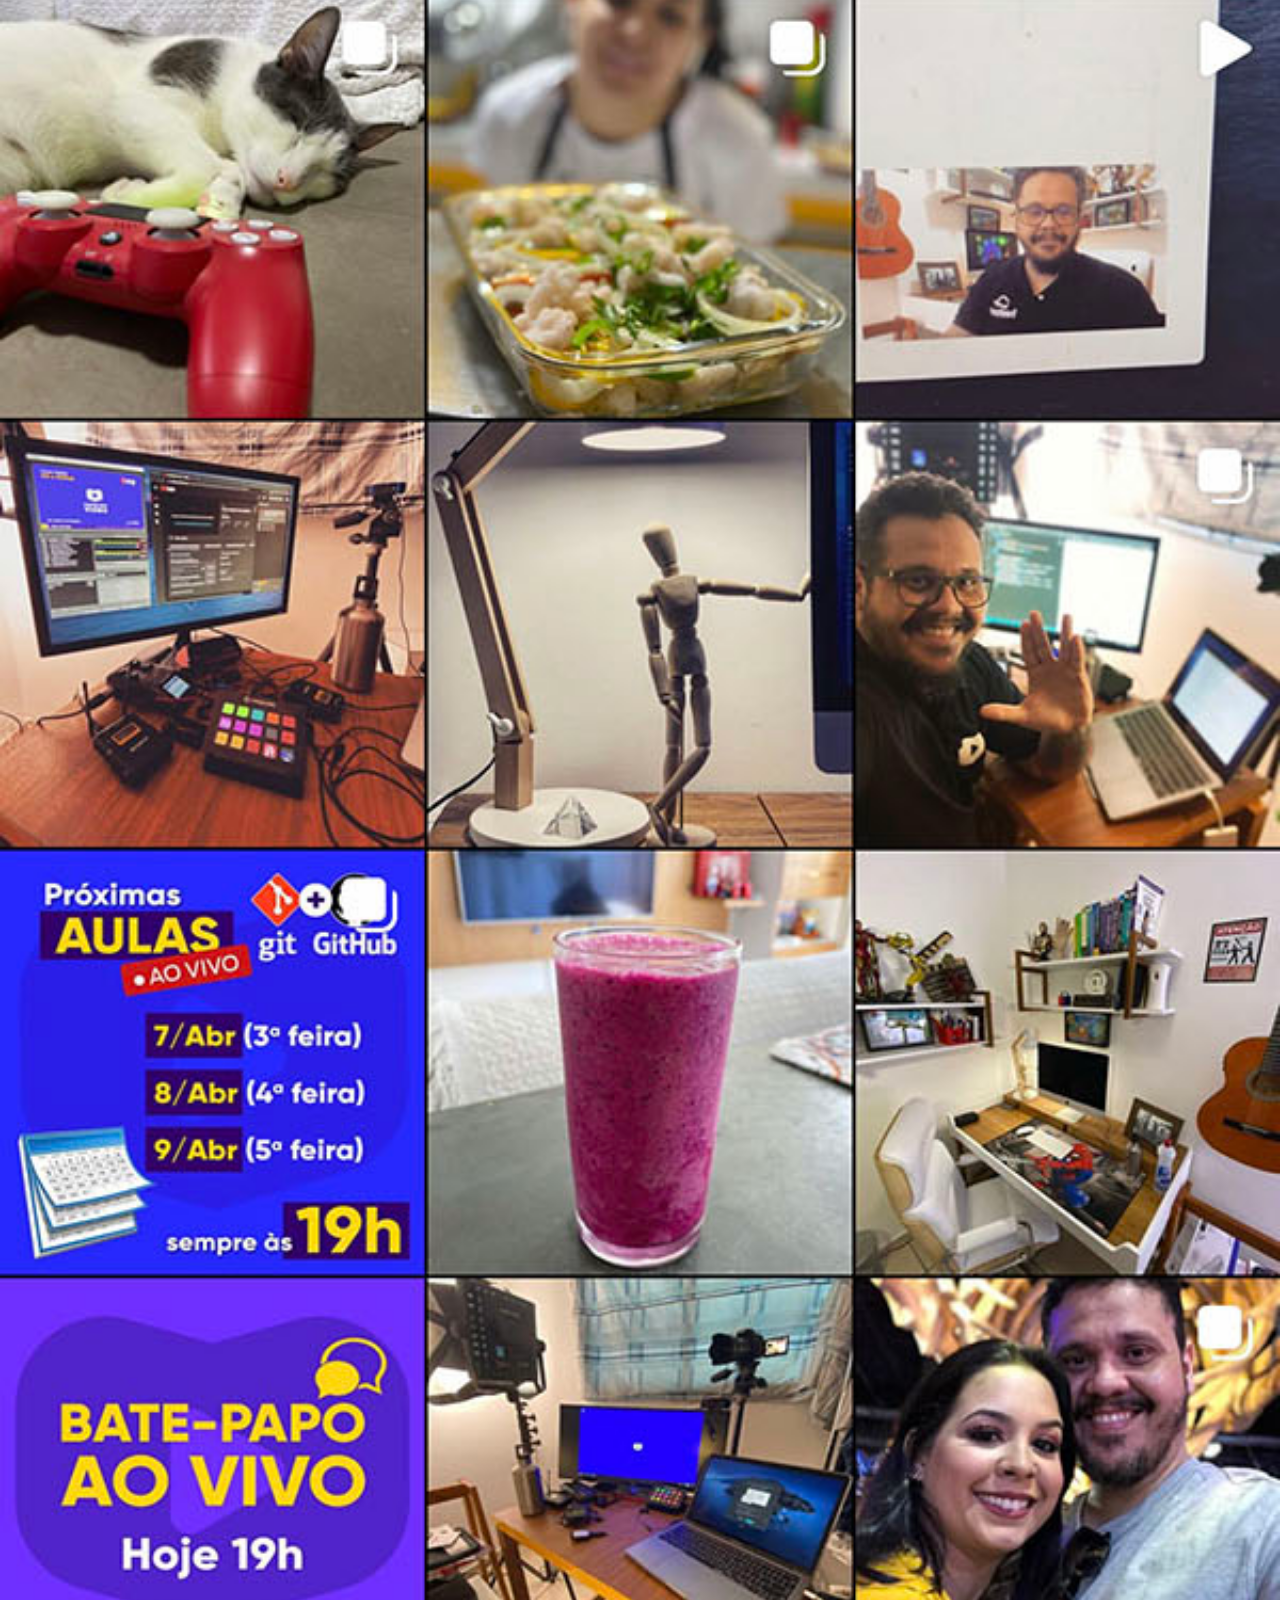
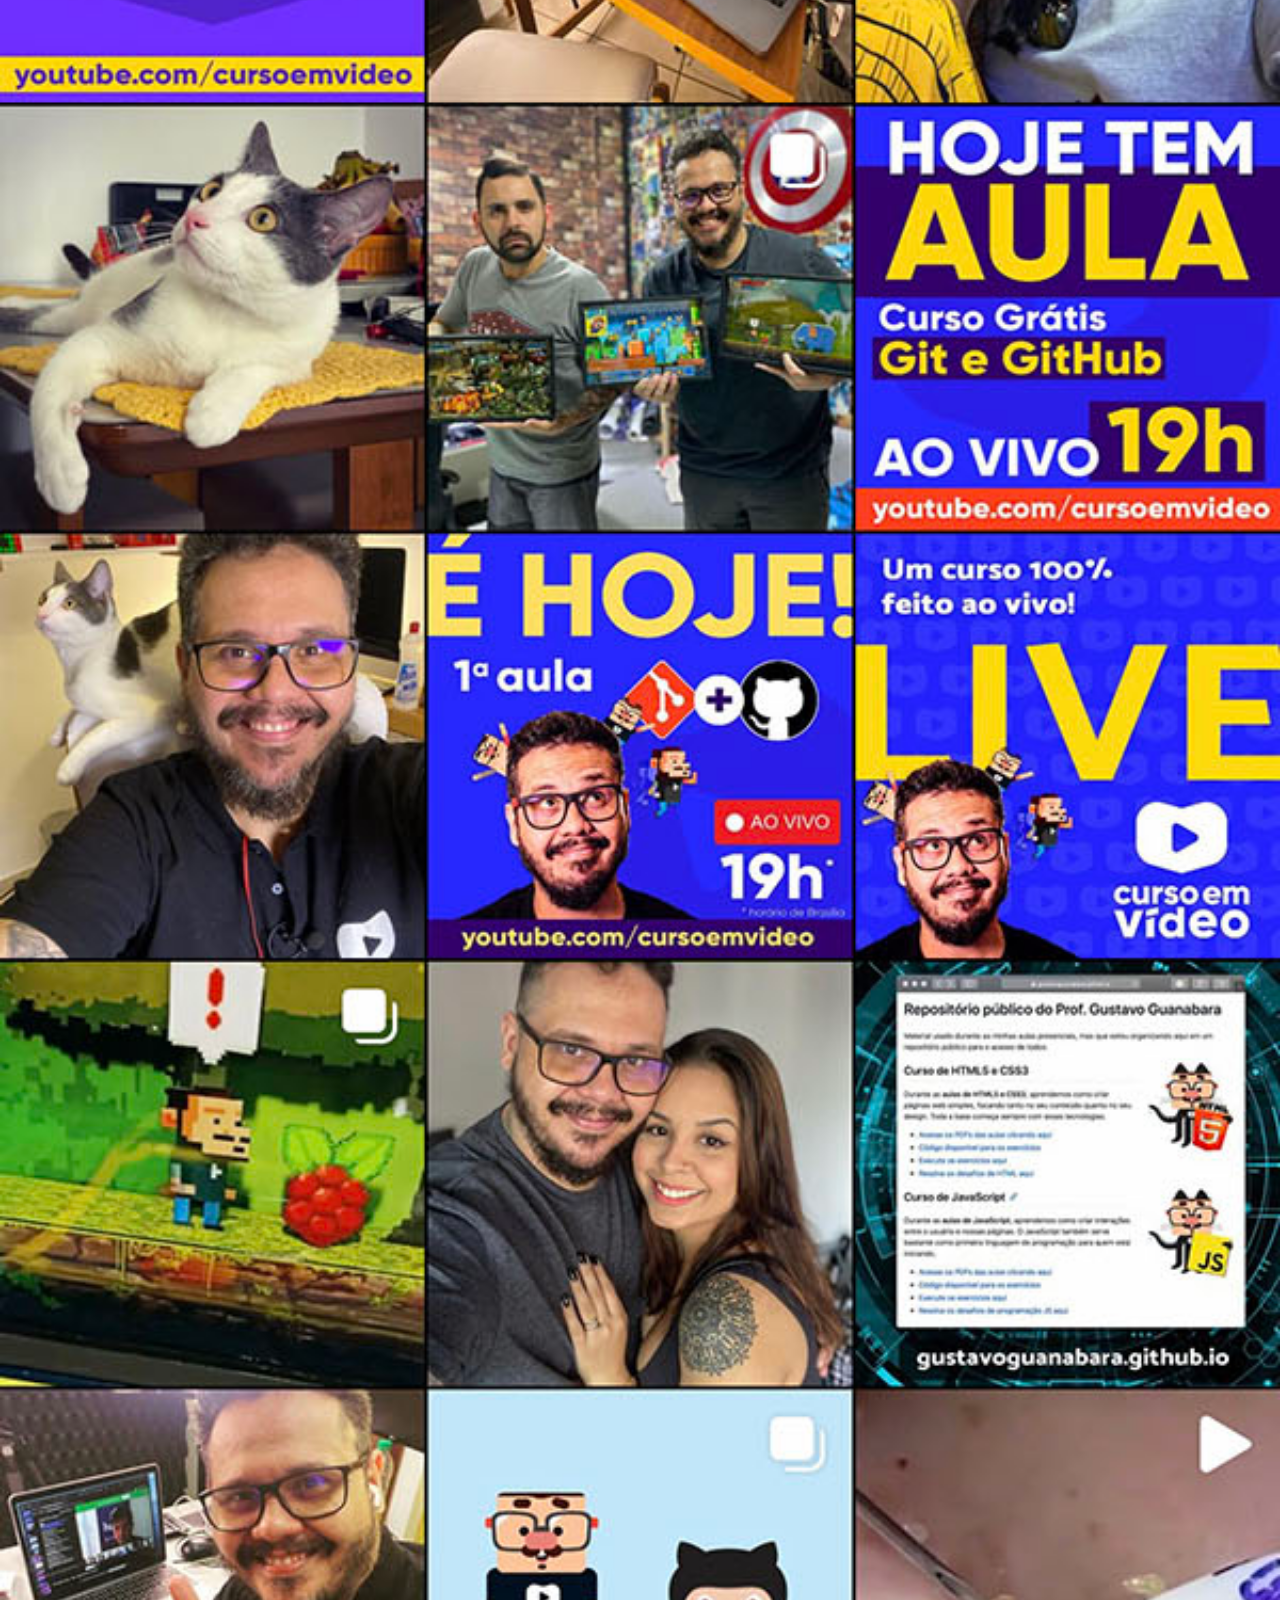
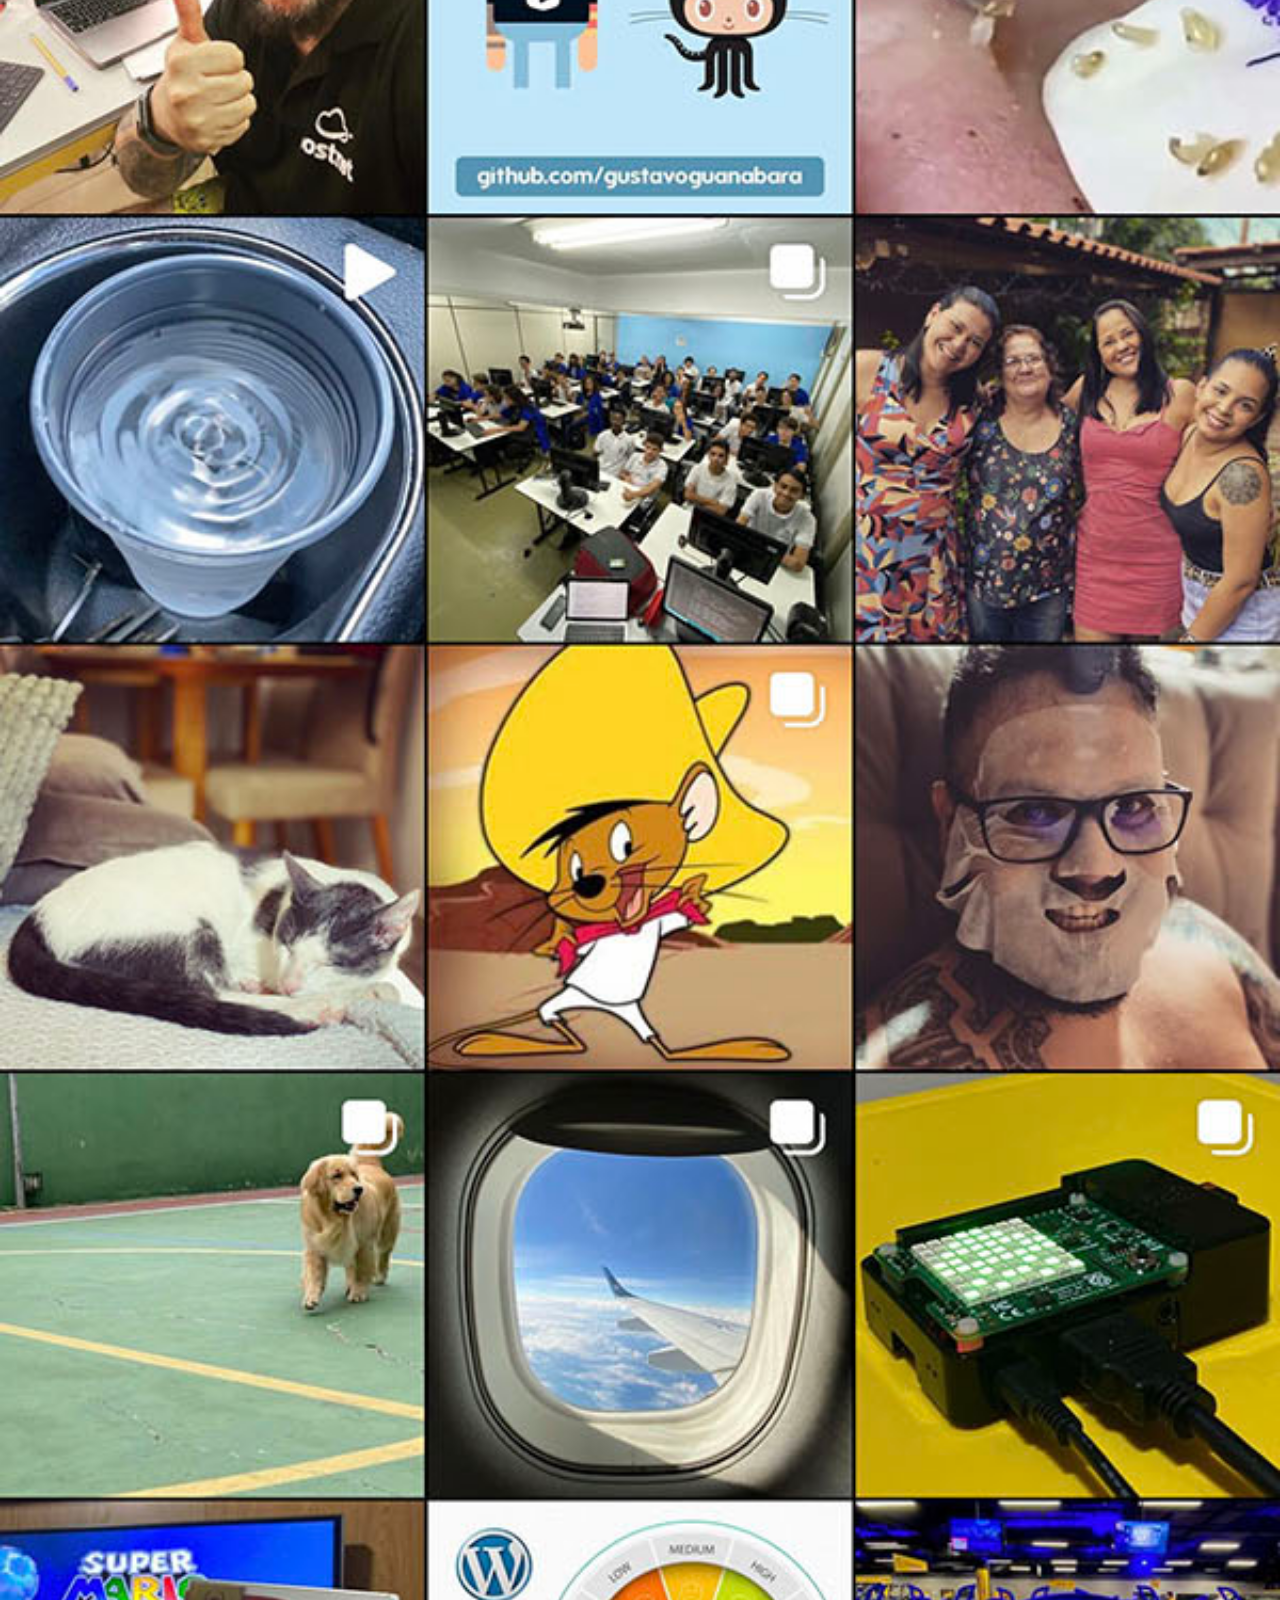
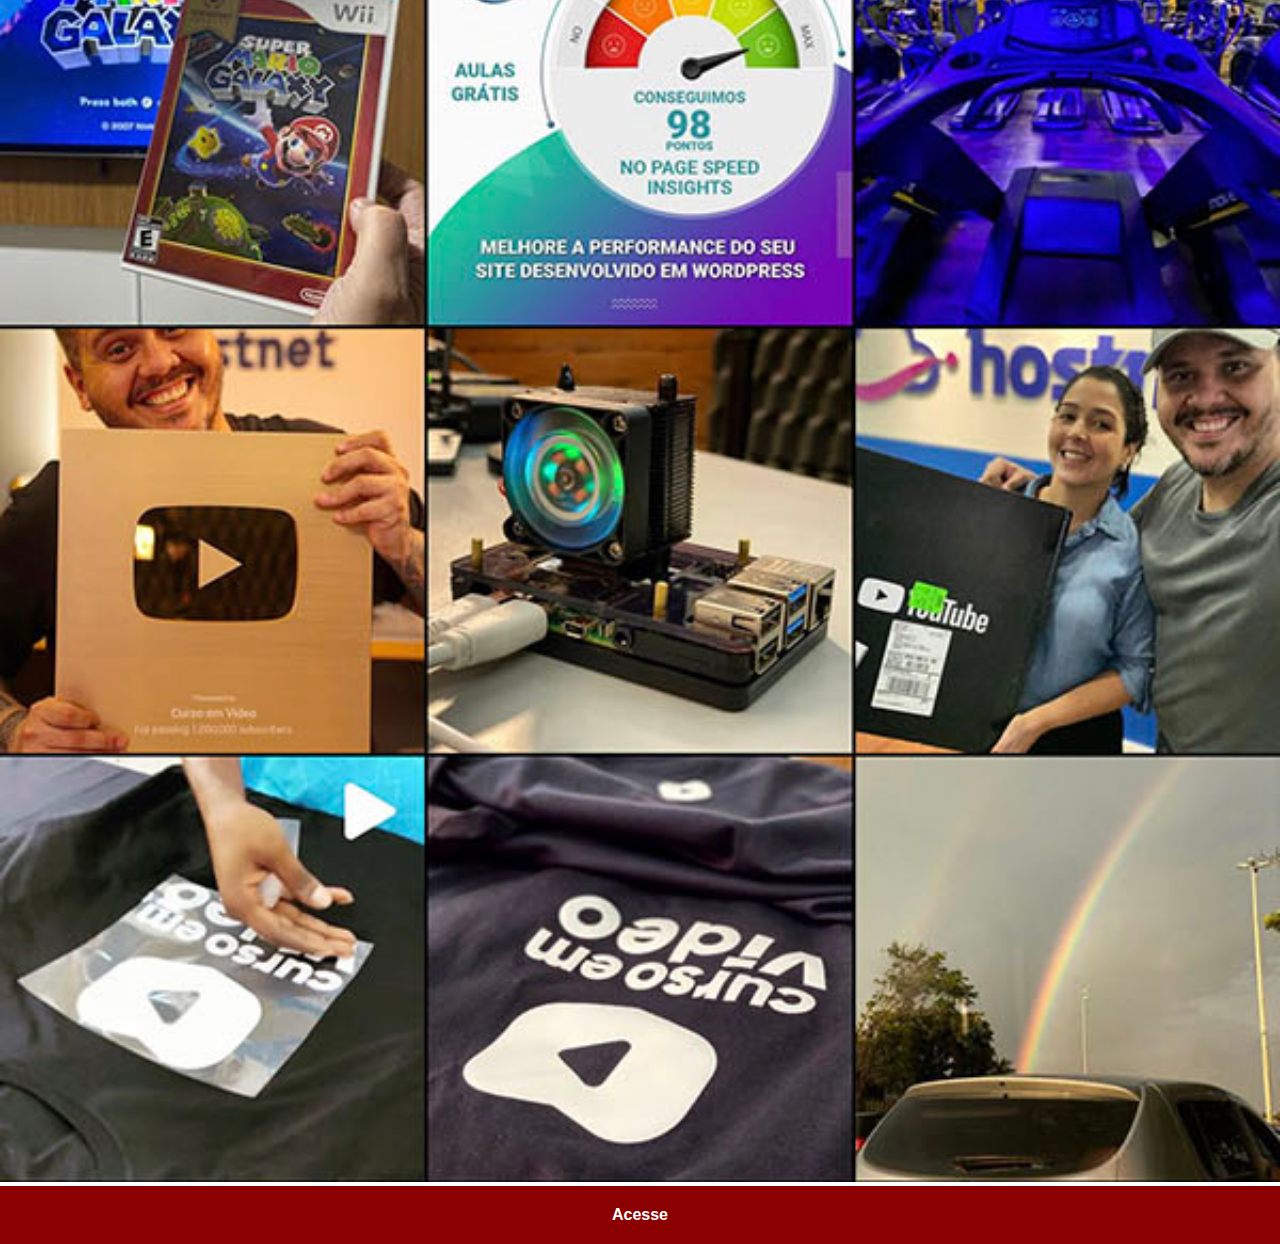
<file: Instagram.html>
<!DOCTYPE html>
<html lang="pt-br">
<head>
    <meta charset="UTF-8">
    <meta name="viewport" content="width=device-width, initial-scale=1.0">
    <title>Instagram</title>
    <link rel="stylesheet" href="estilos/social.css">
</head>
<body>
    <img src="imagens/tela-instagram.jpg" alt="Instagram">
    <a href="https://www.instagram.com/pedrosousa.1/" target="_blank">Acesse</a>
</body>
</html>
</file>
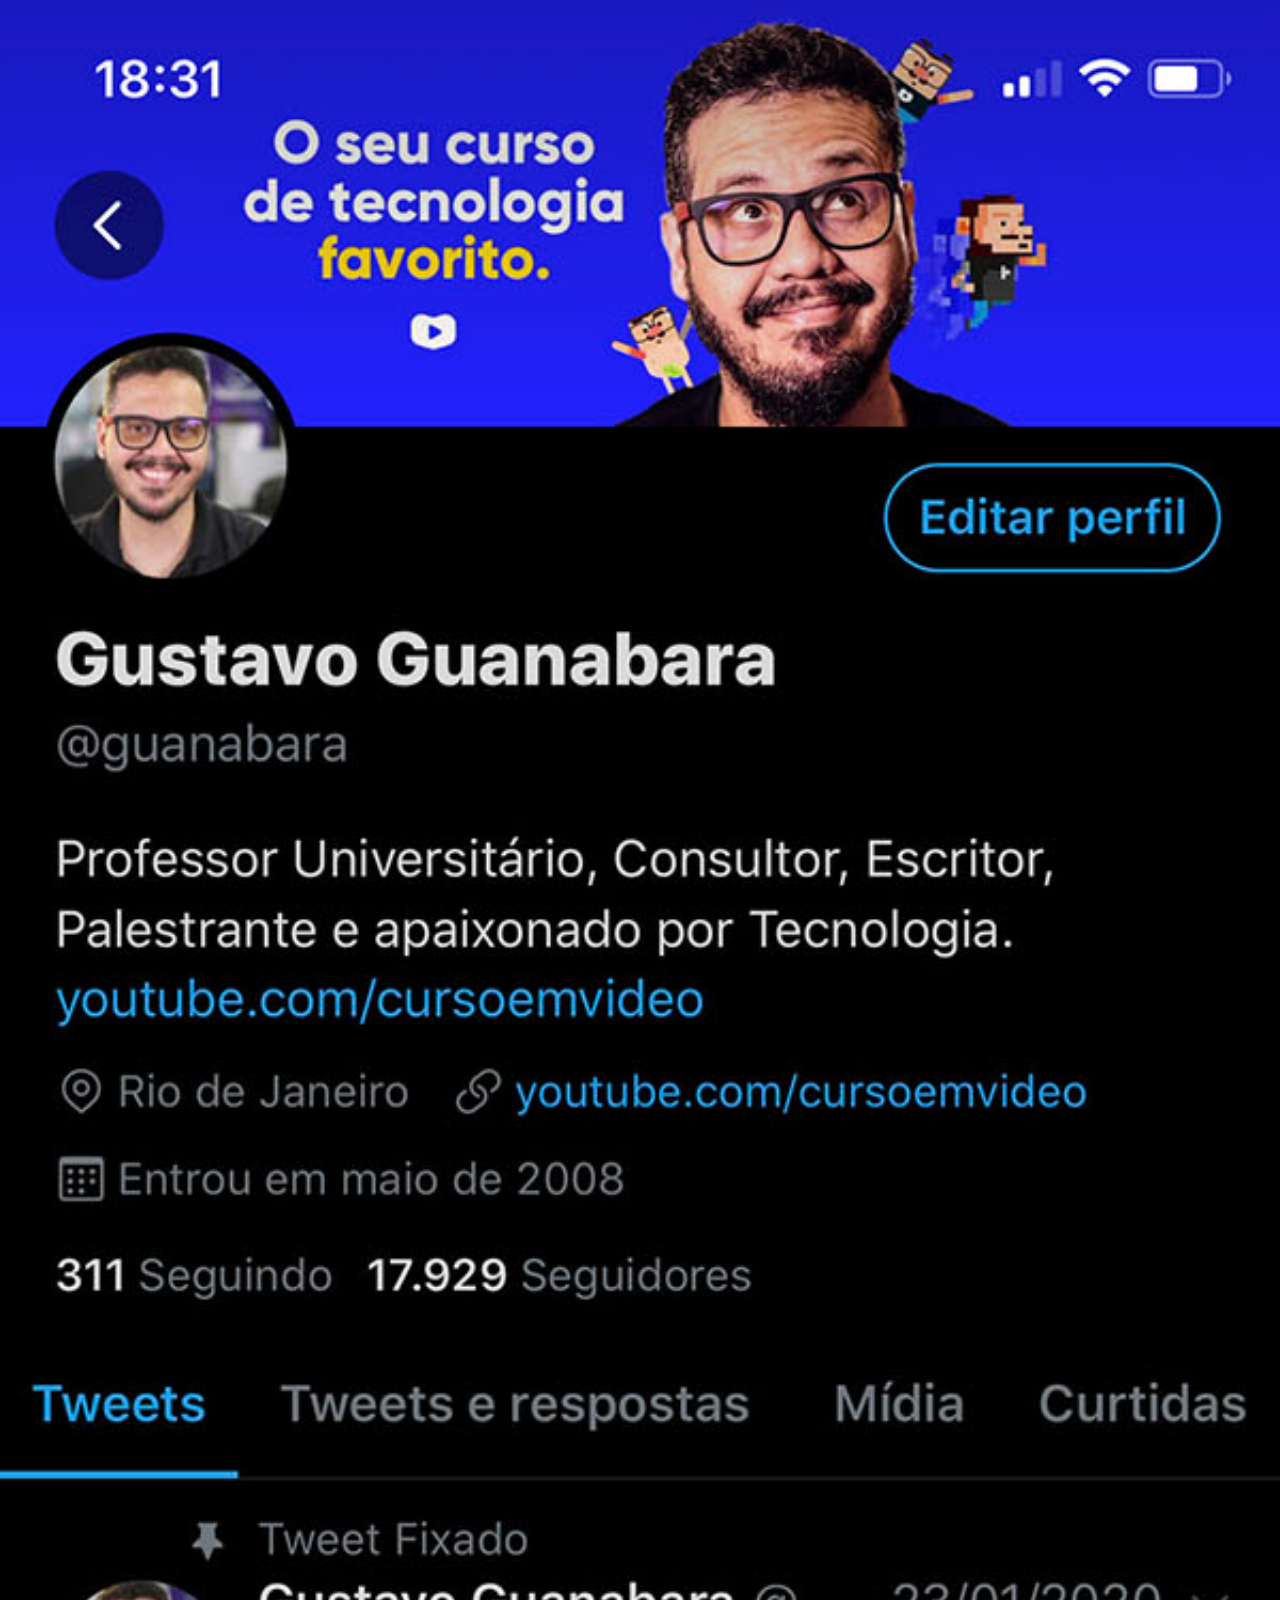
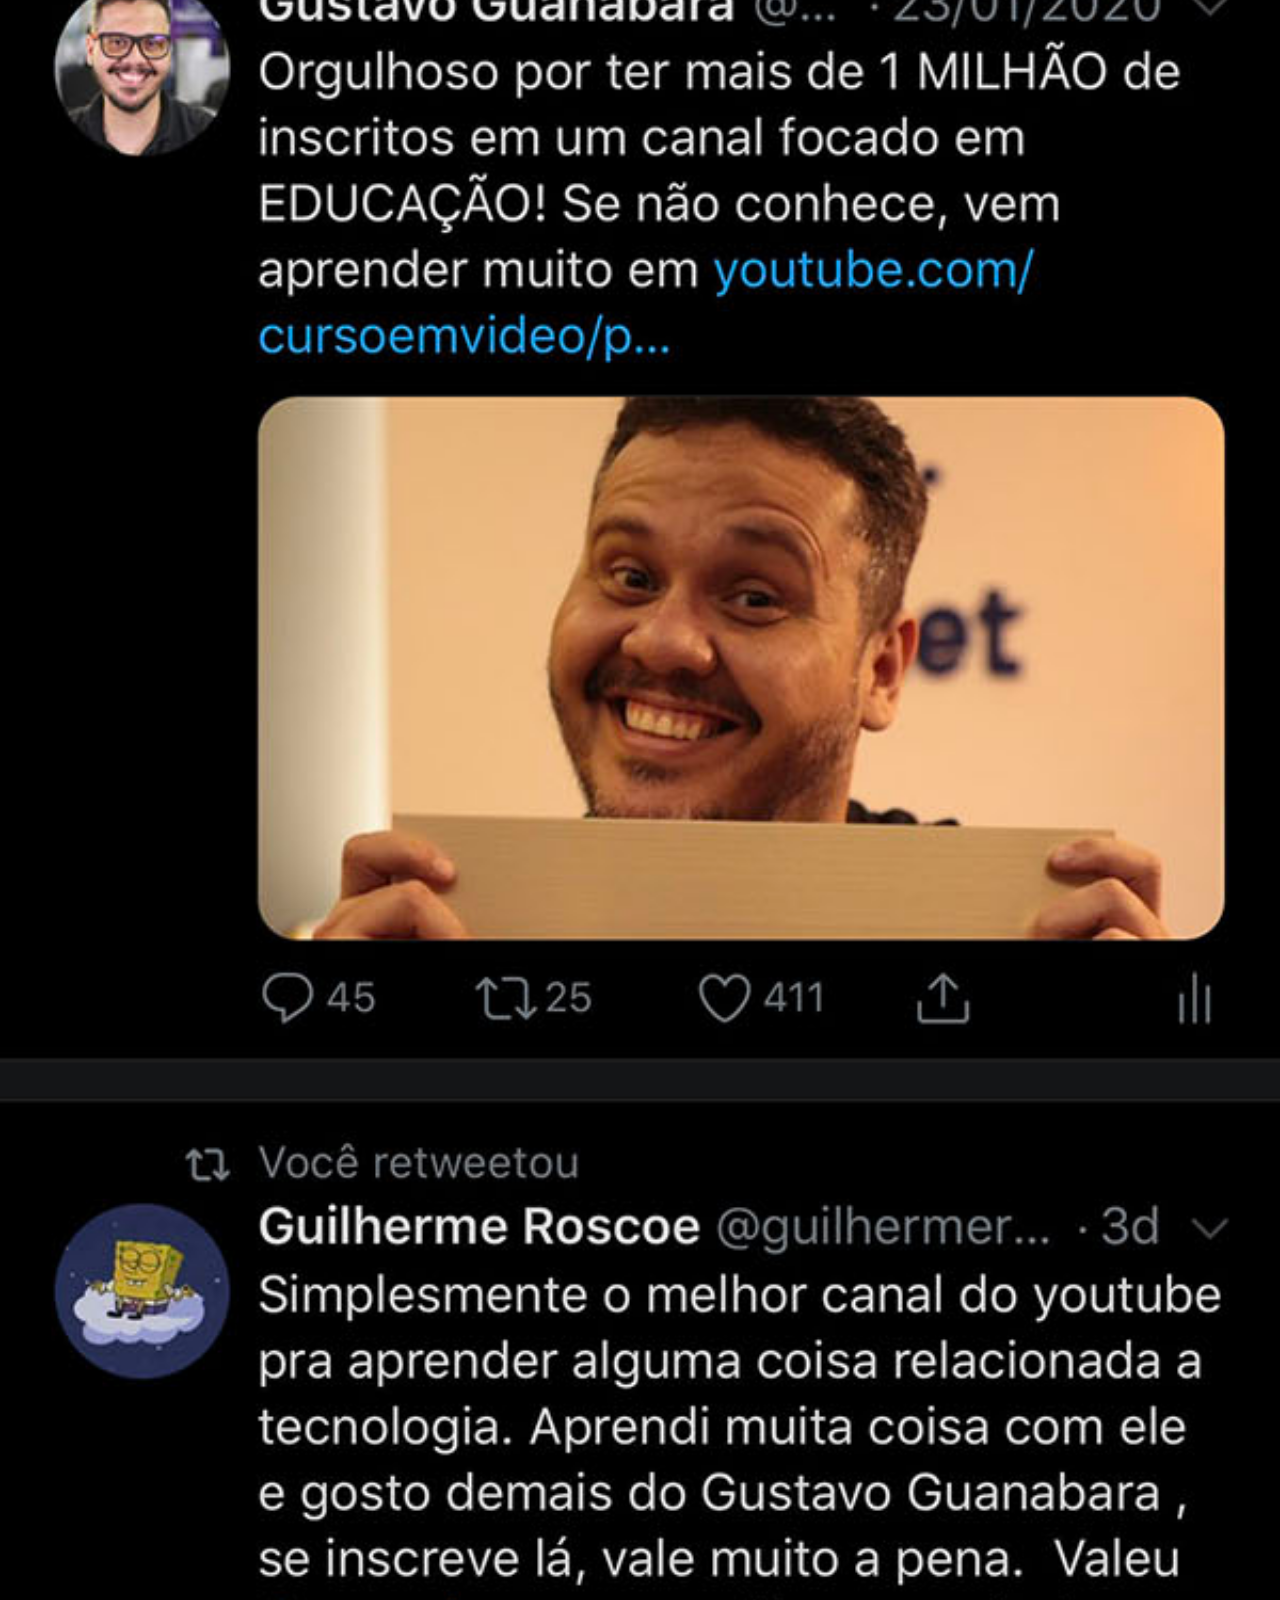
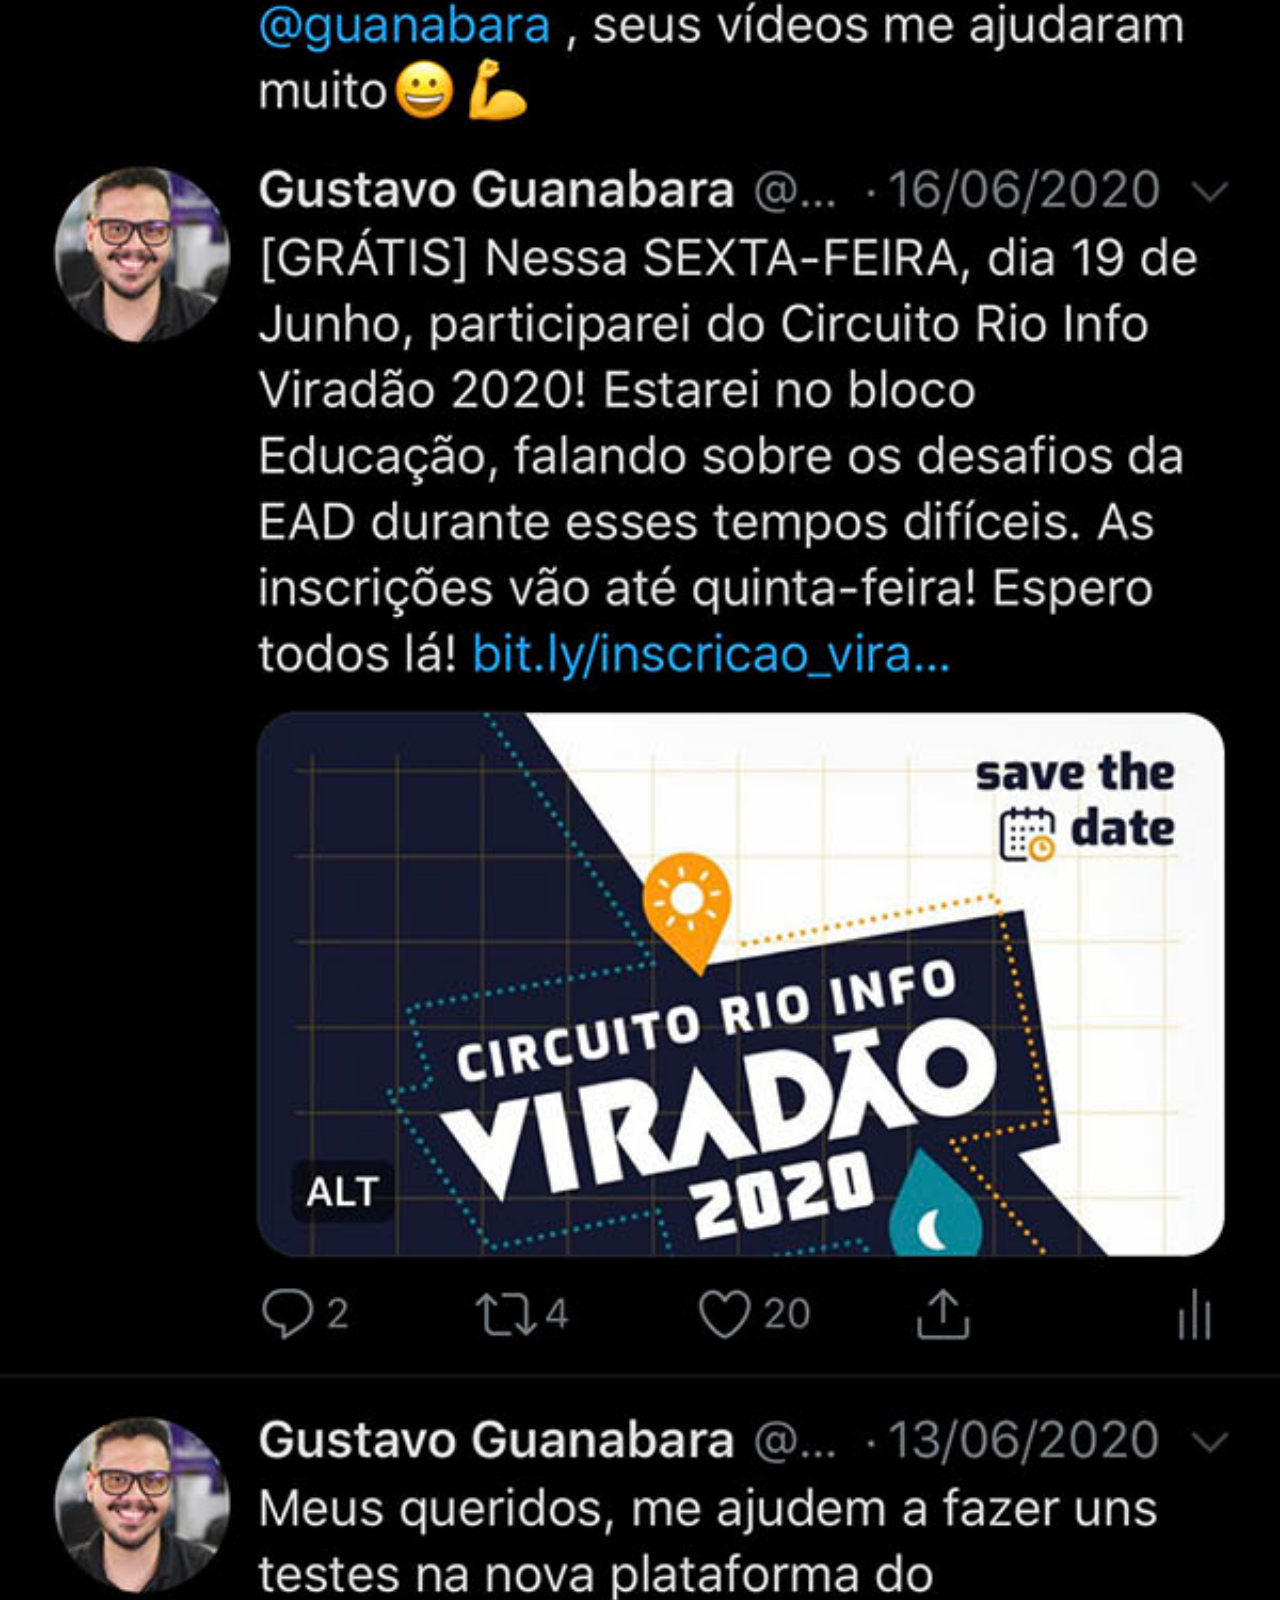
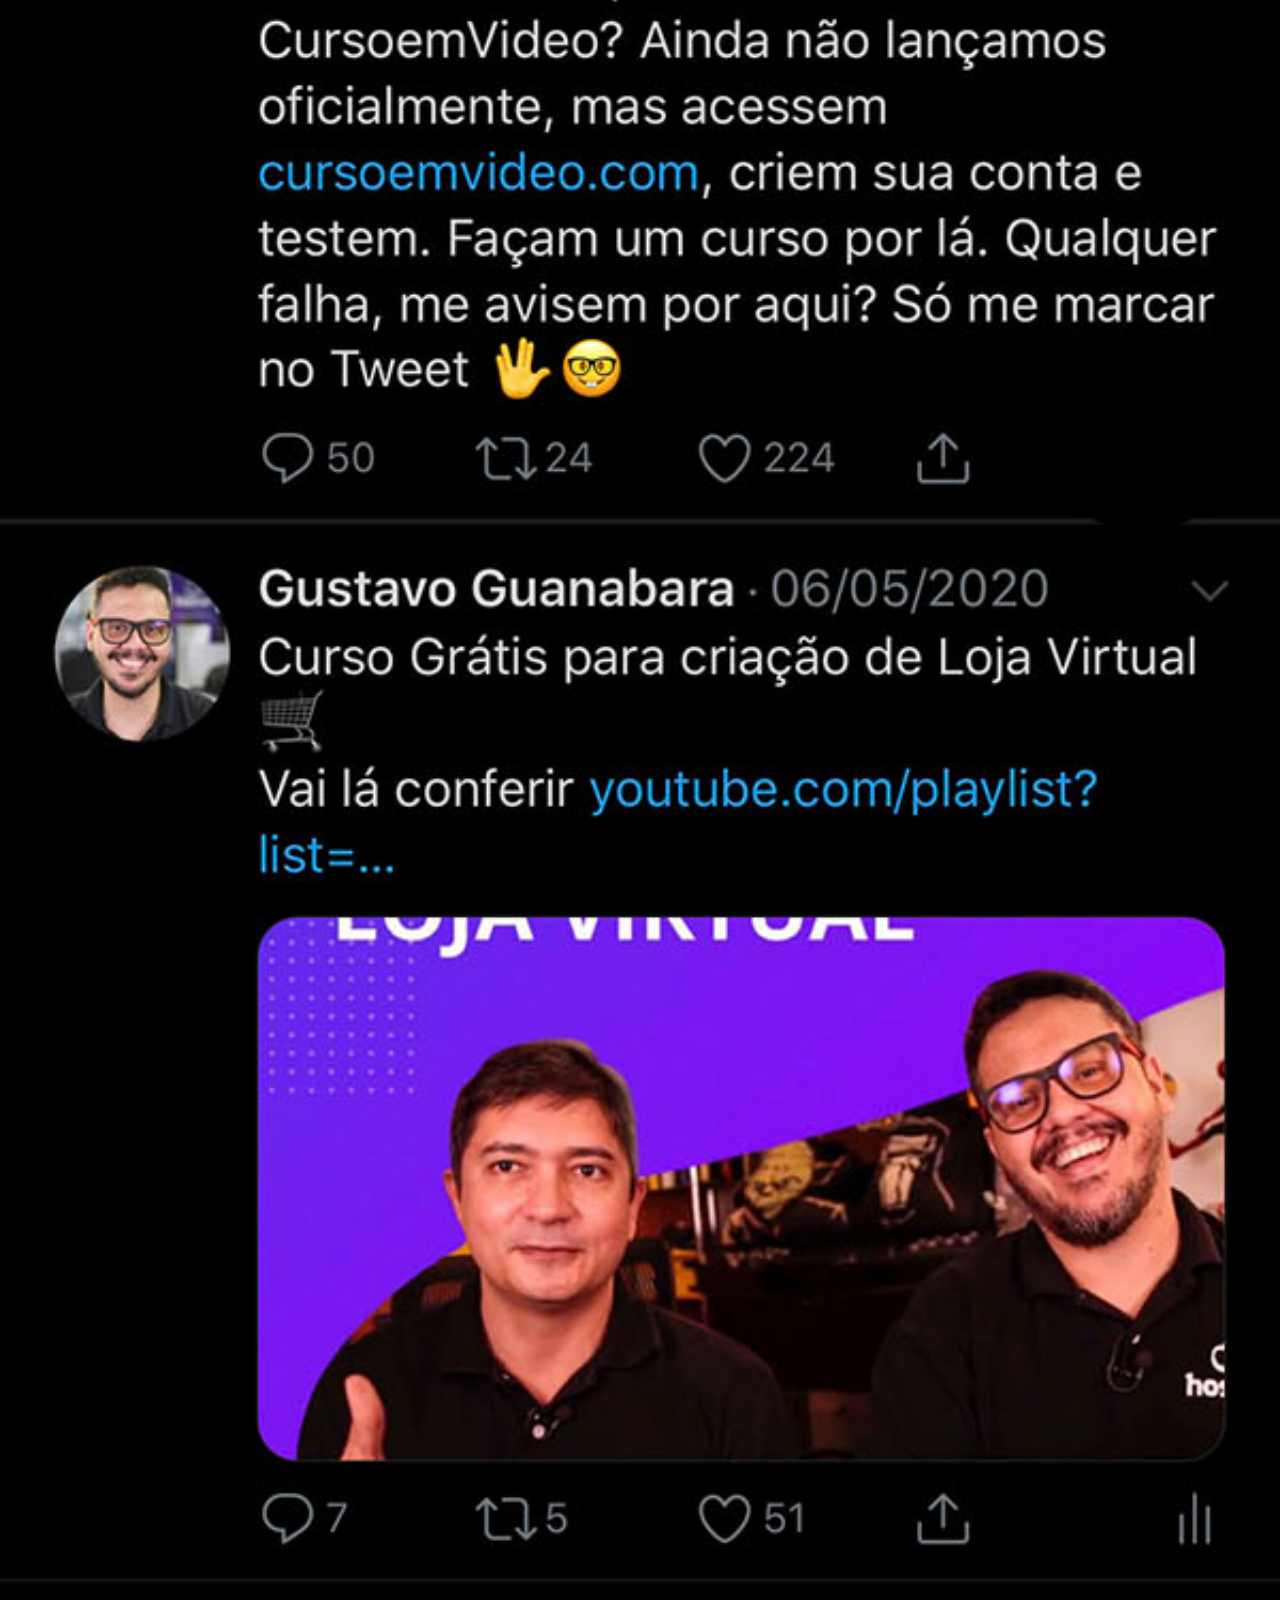
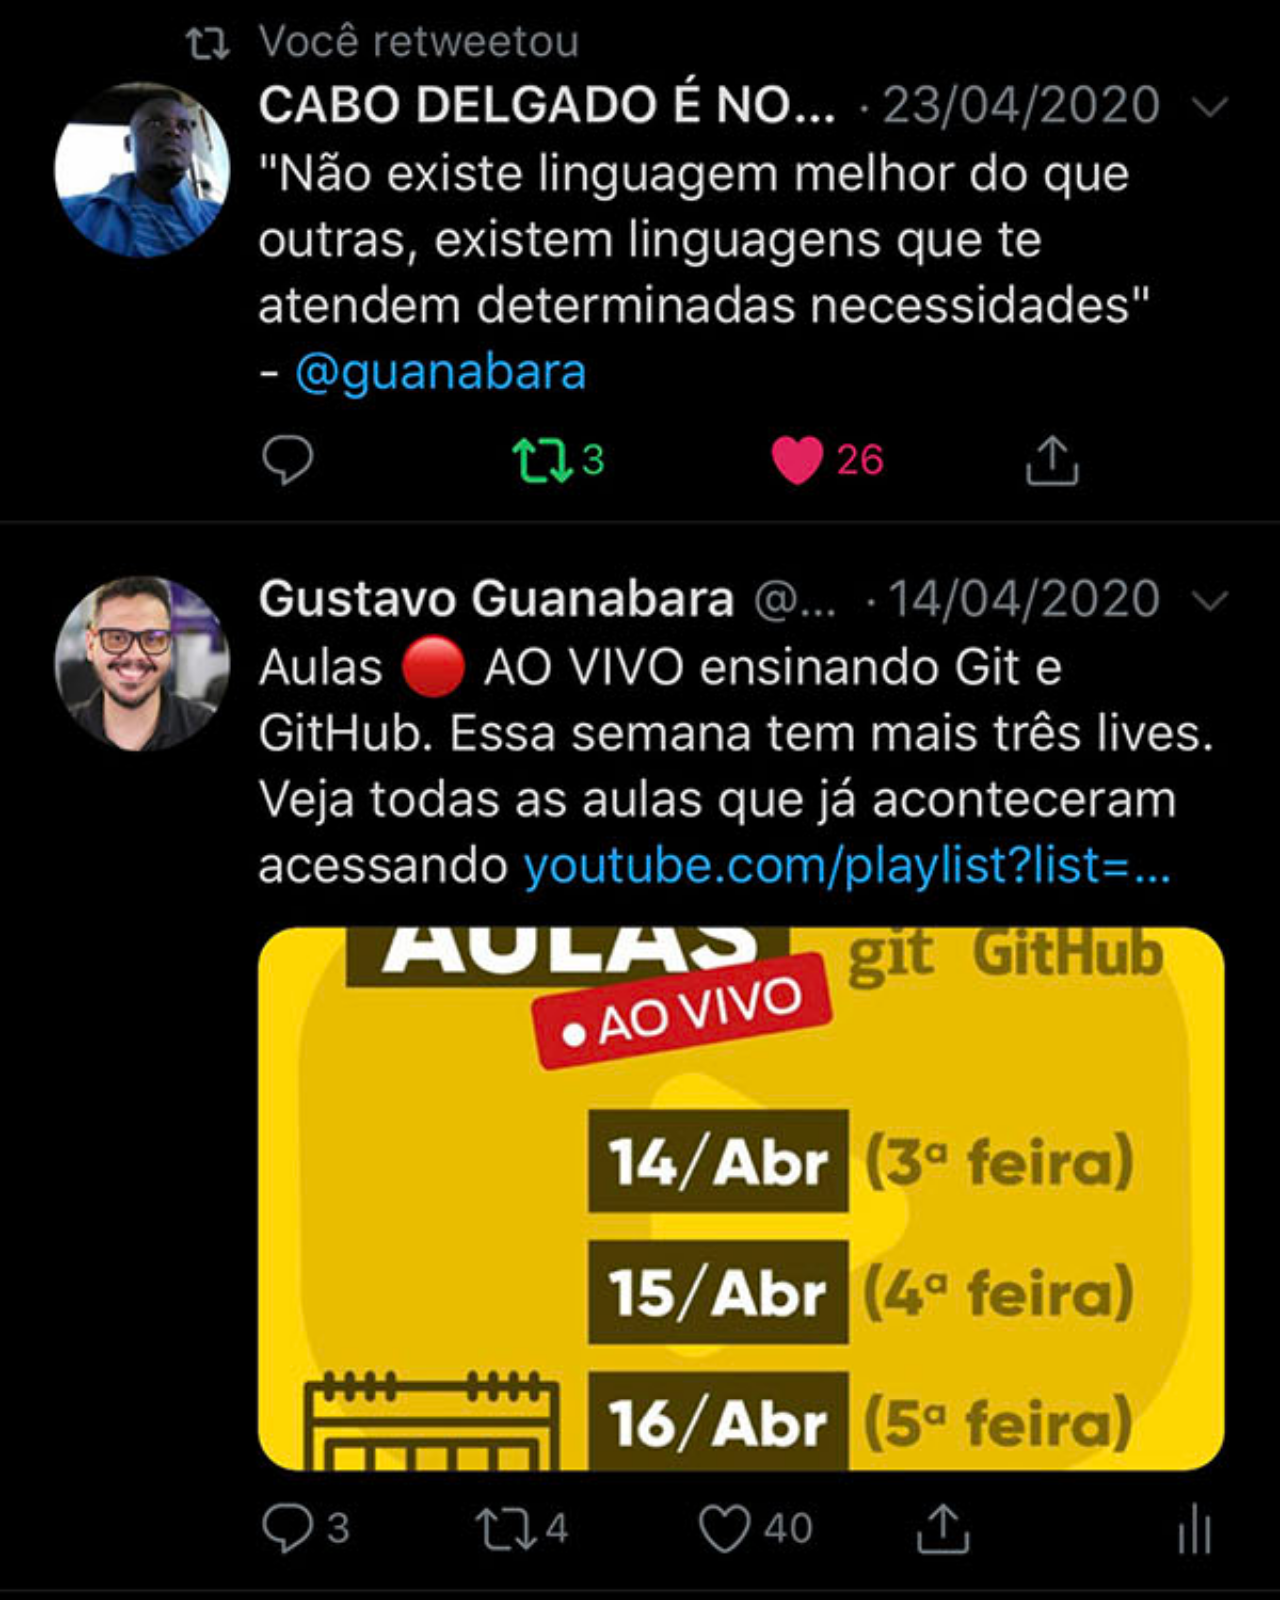
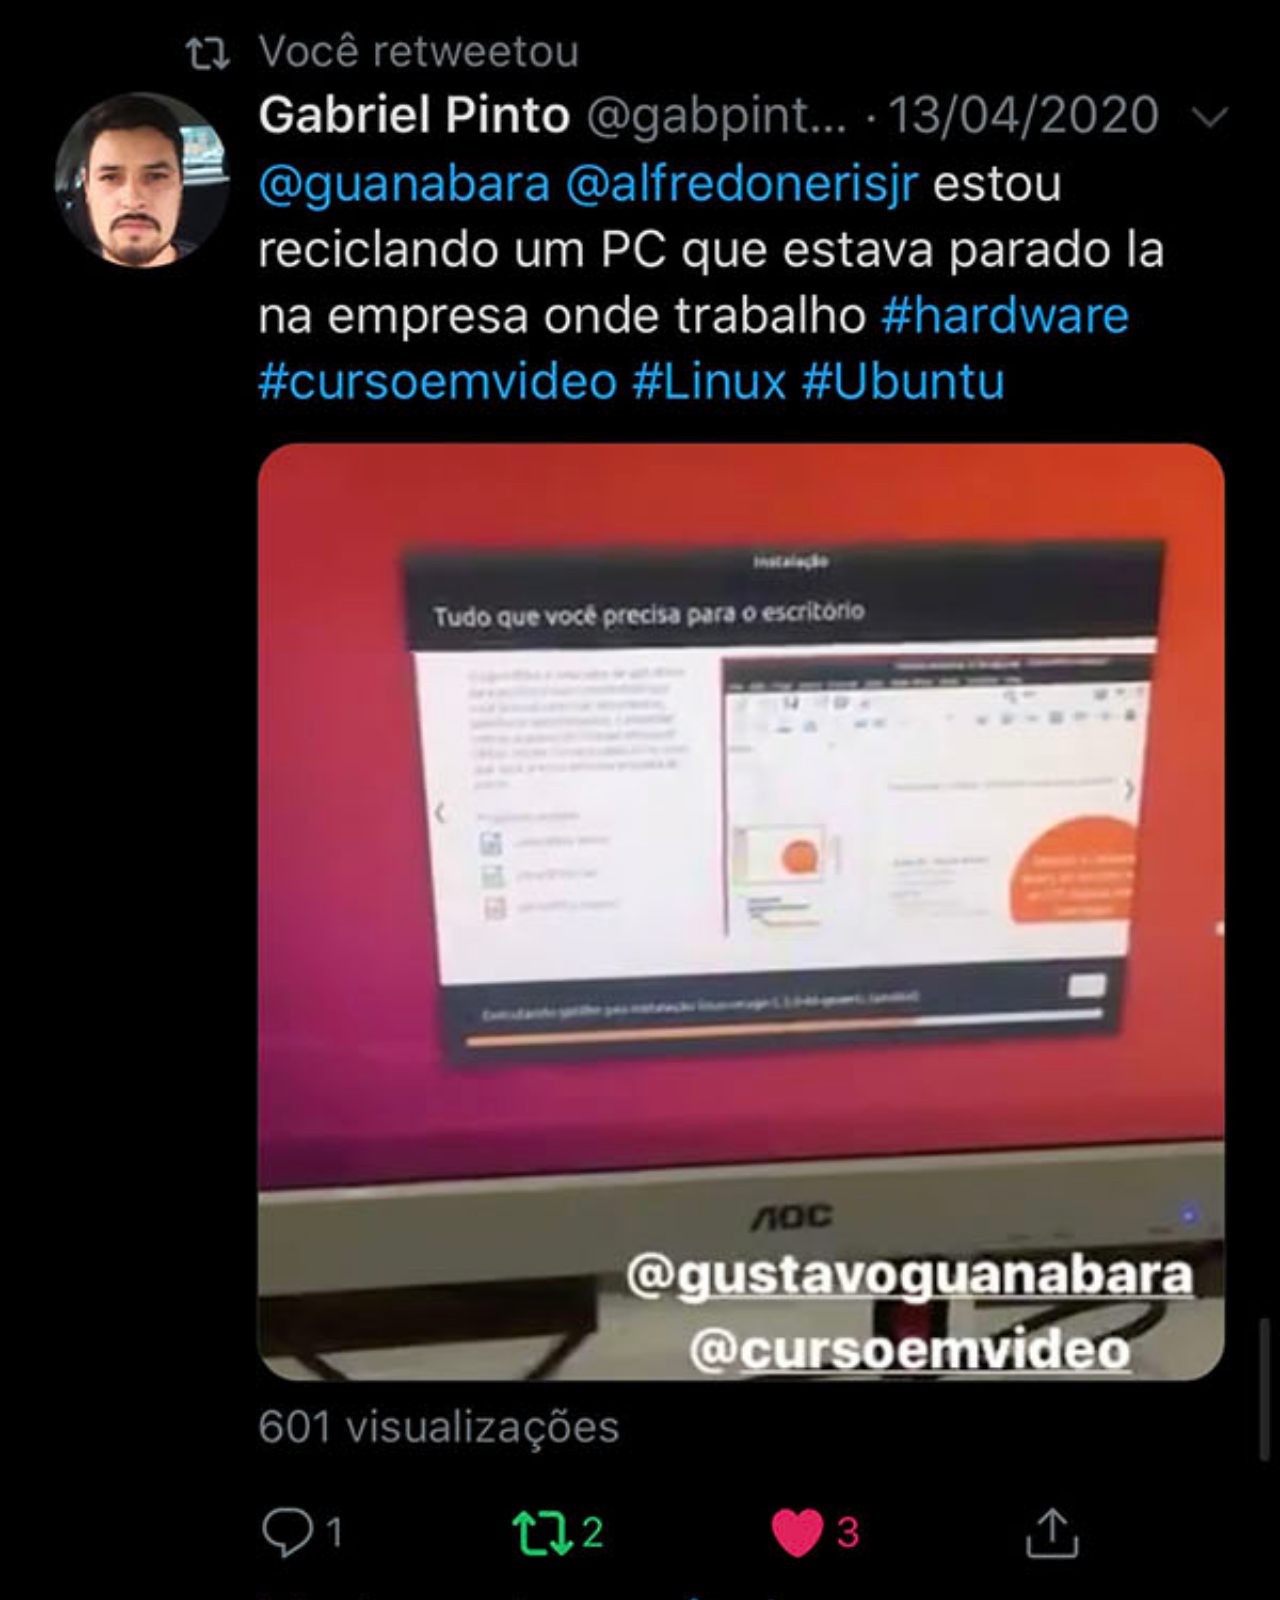
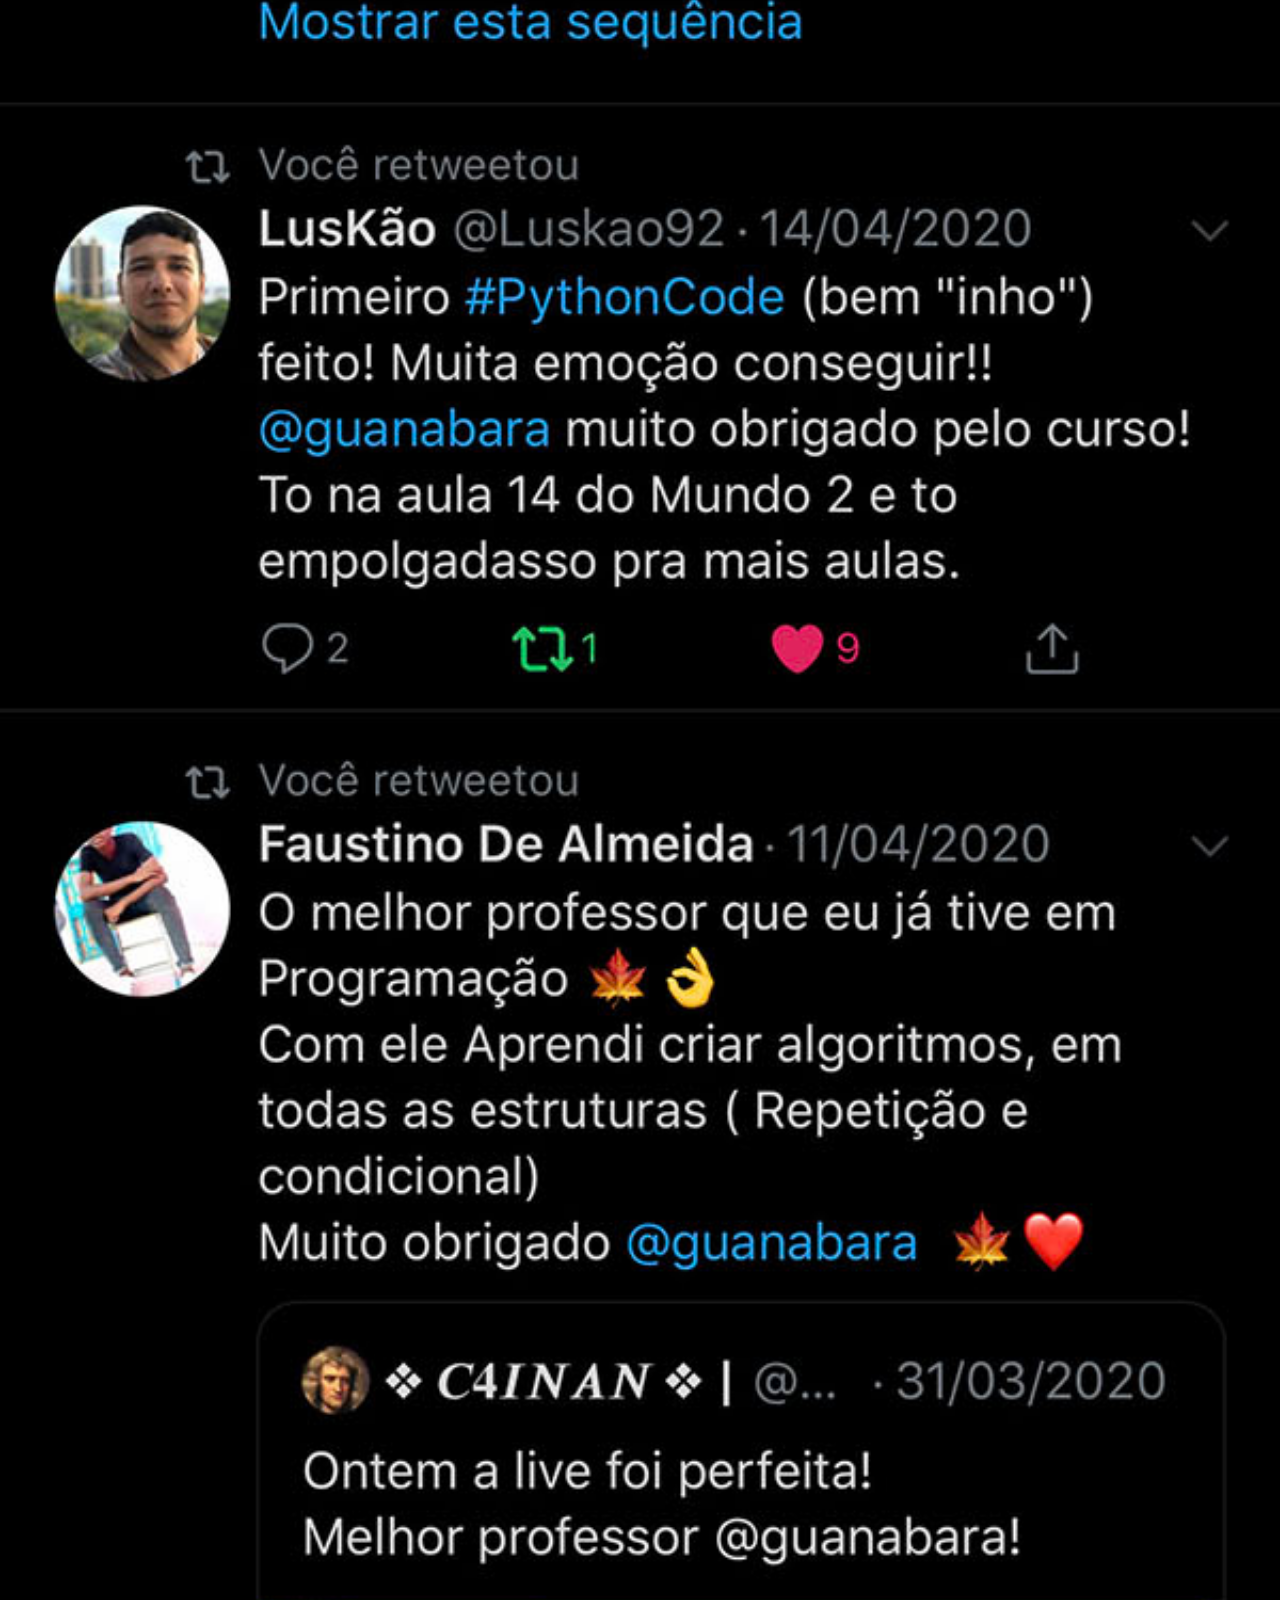
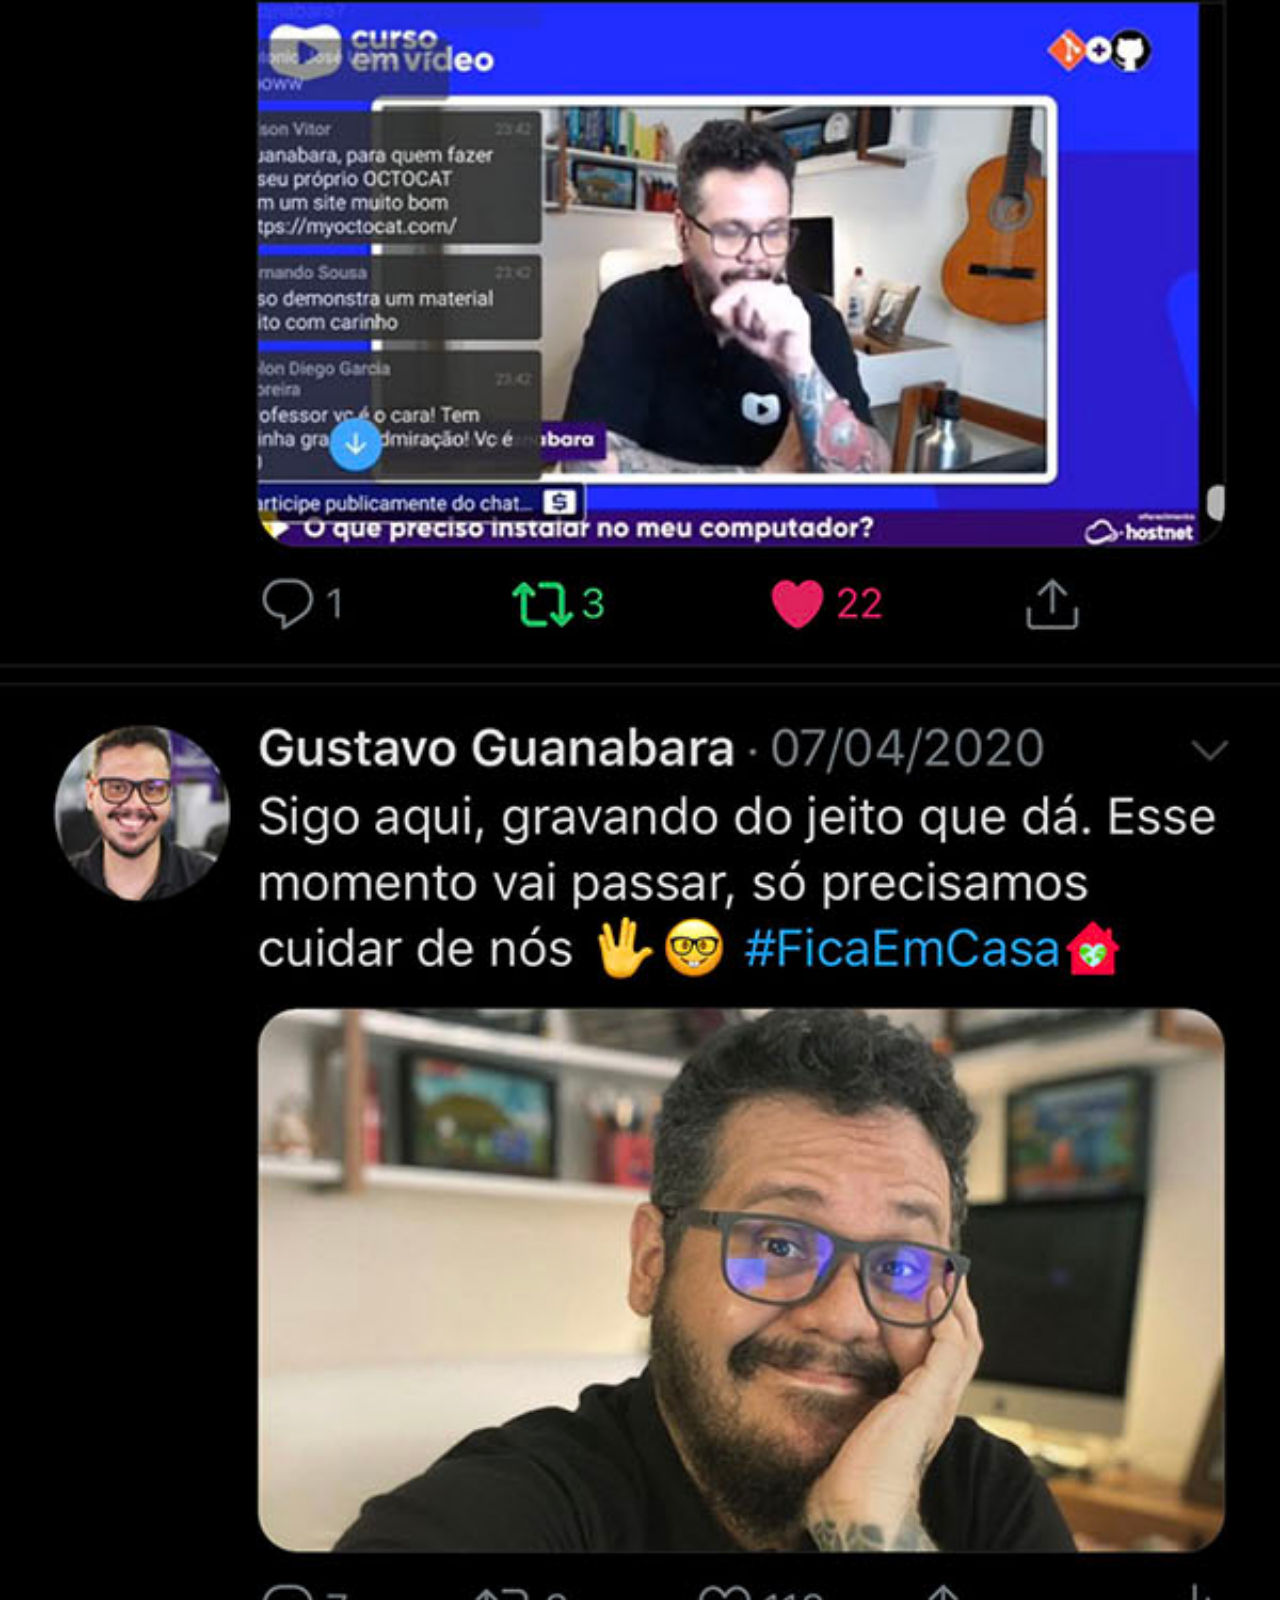
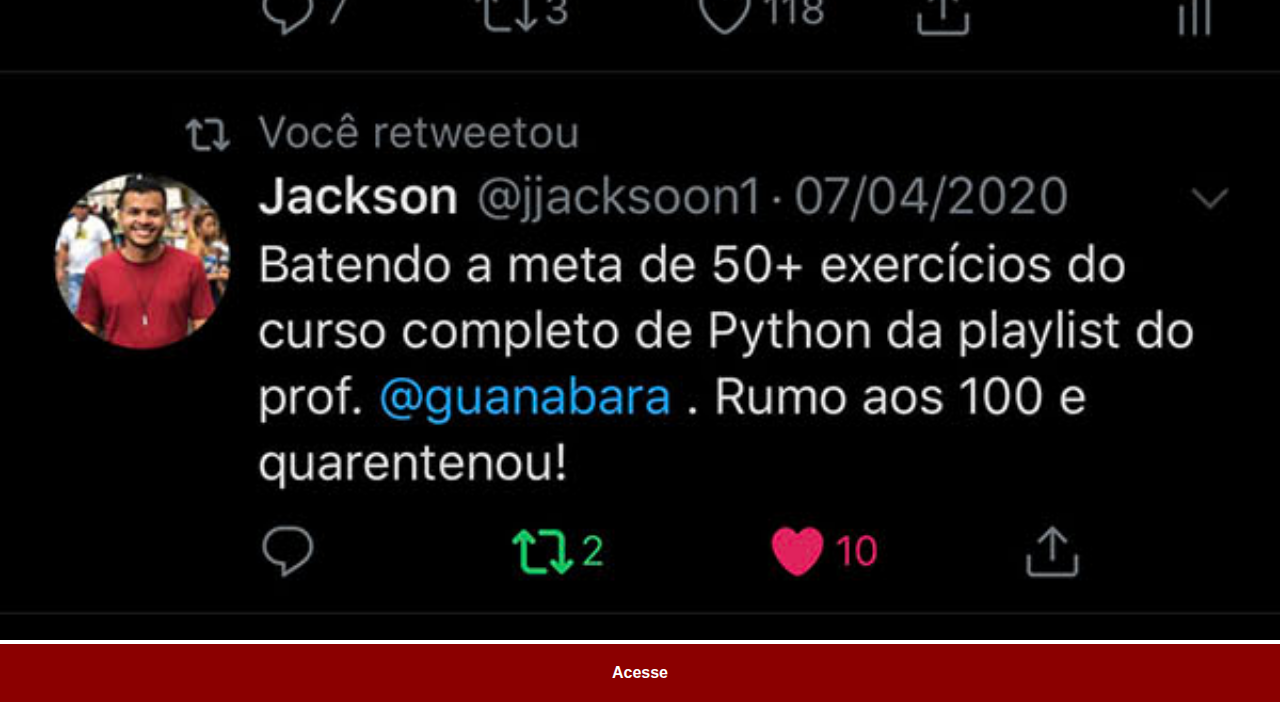
<file: twitter.html>
<!DOCTYPE html>
<html lang="pt-br">
<head>
    <meta charset="UTF-8">
    <meta name="viewport" content="width=device-width, initial-scale=1.0">
    <title>Twitter</title>
    <link rel="stylesheet" href="estilos/social.css">
</head>
<body>
    <img src="imagens/tela-twitter.jpg" alt="Twitter">
    <a href="https://br.freepik.com/vetores-premium/icone-quadrado-do-logotipo-do-twitter_20387375.htm">Acesse</a>
</body>
</html>
</file>
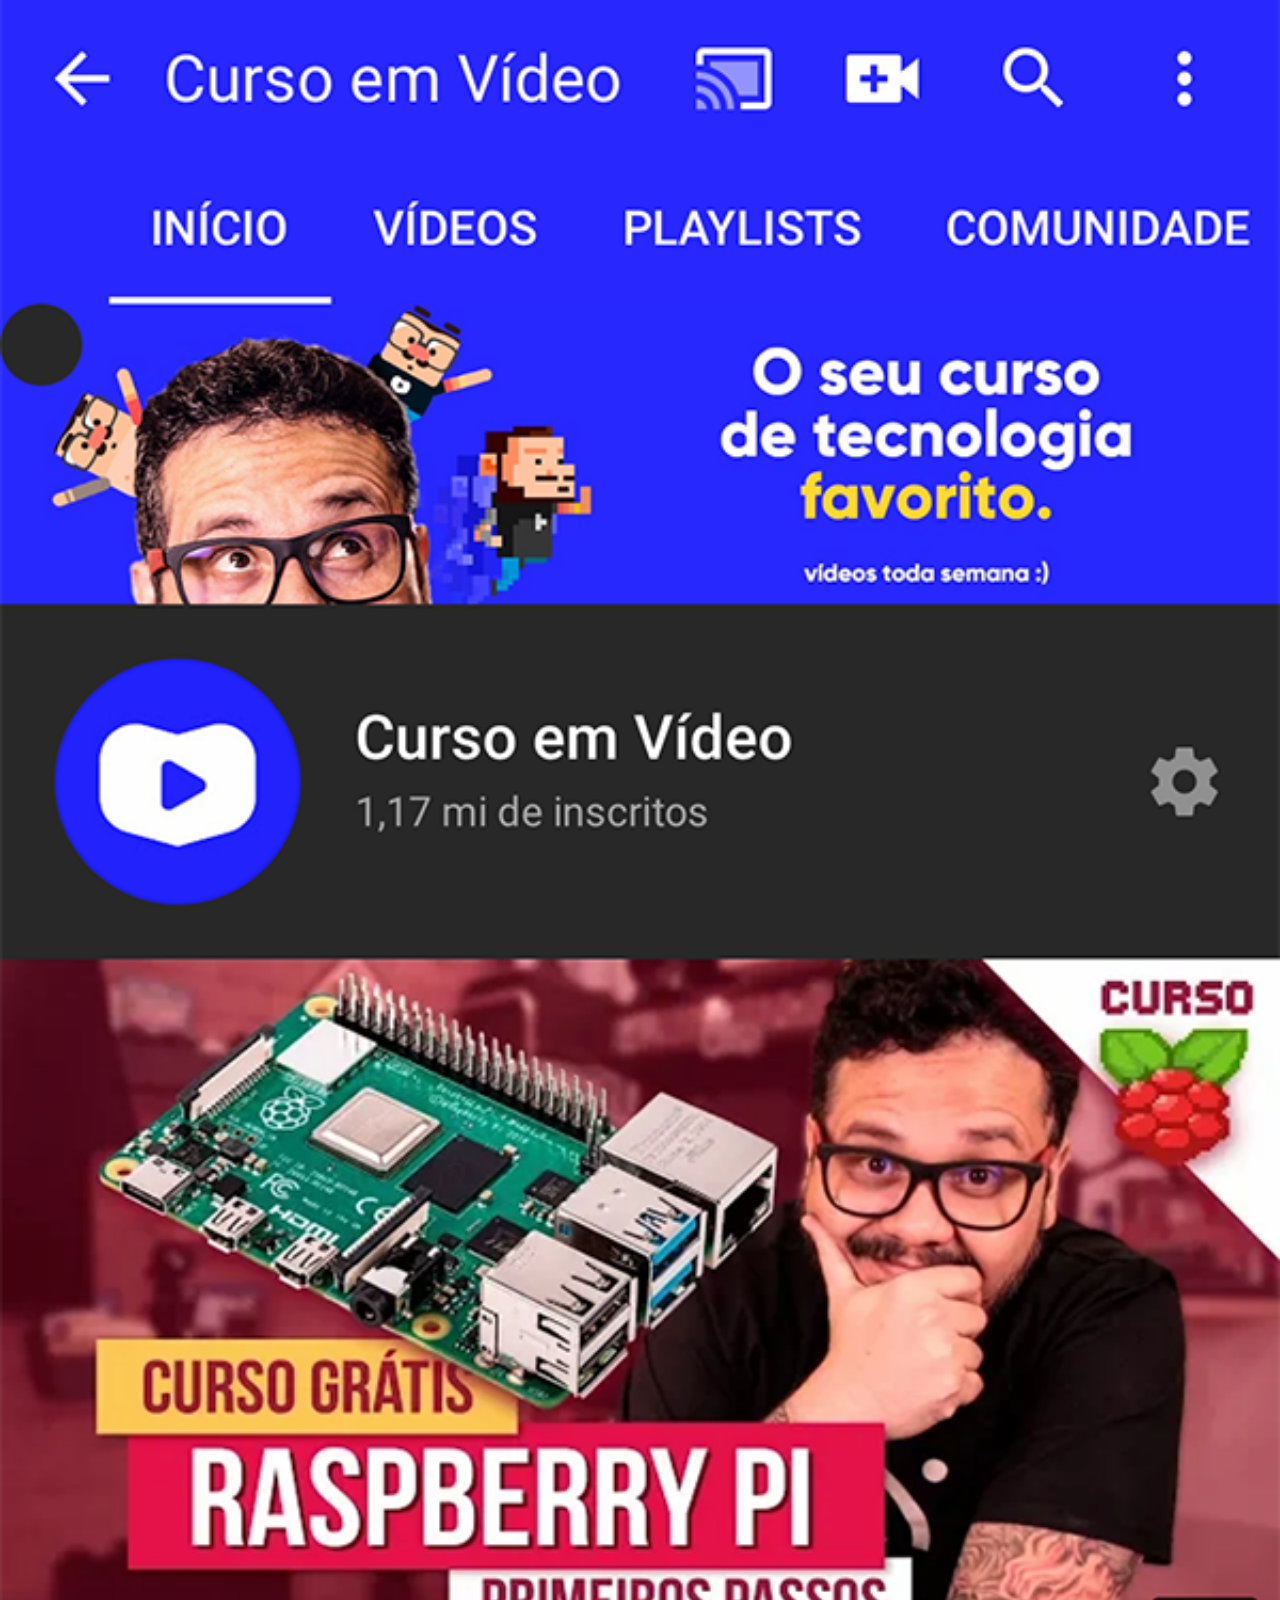
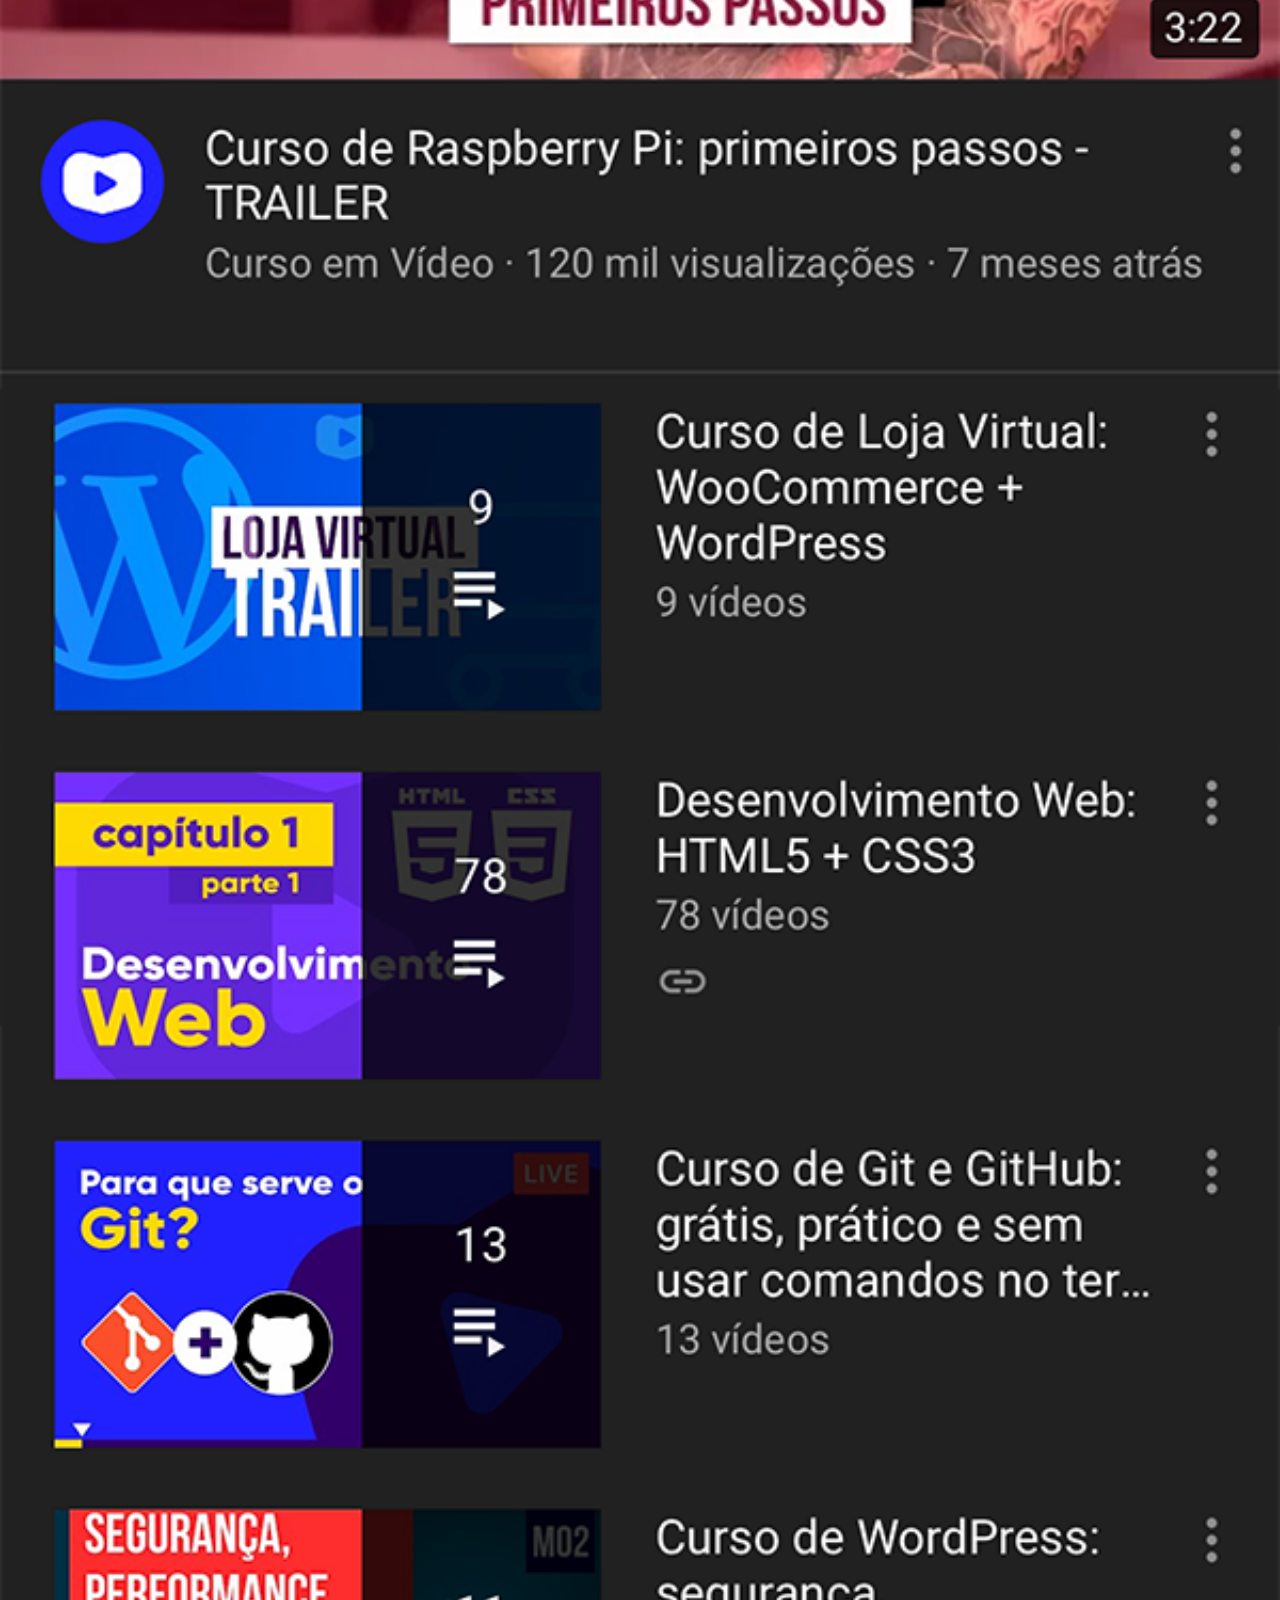
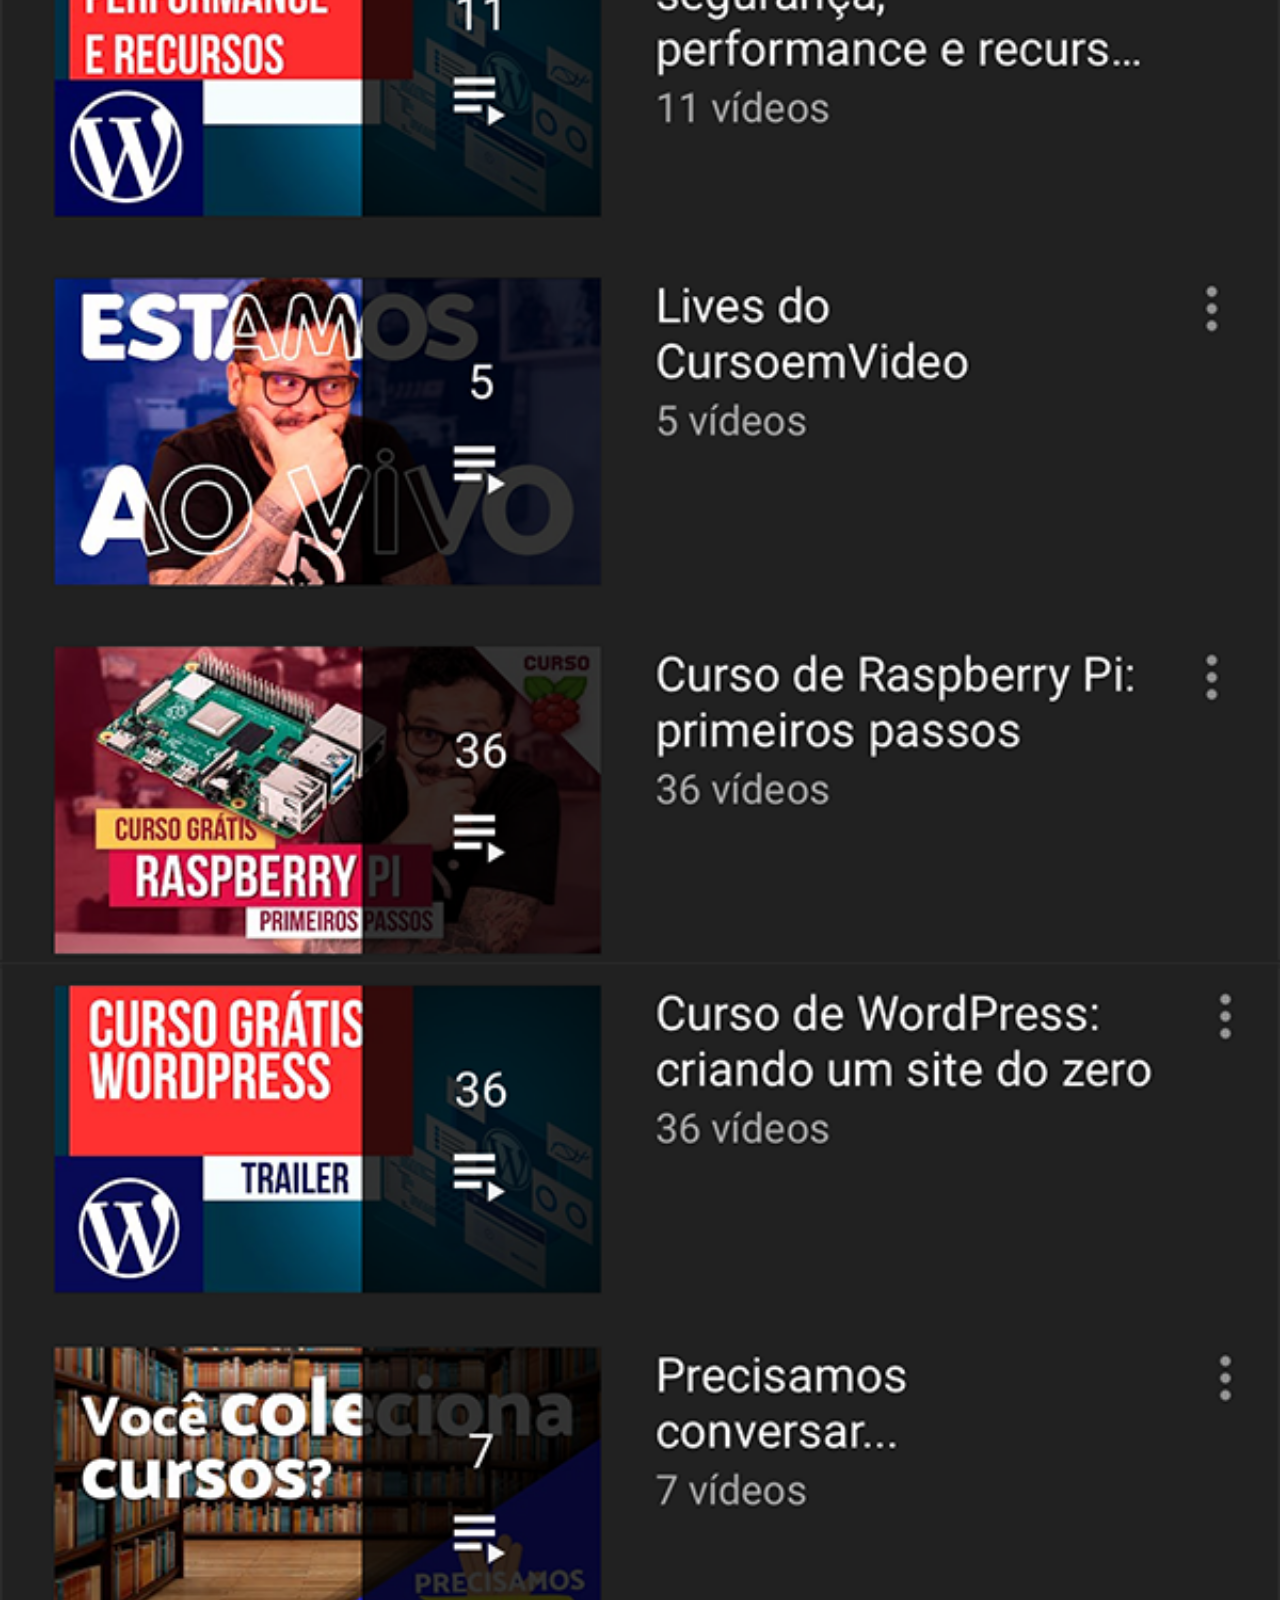
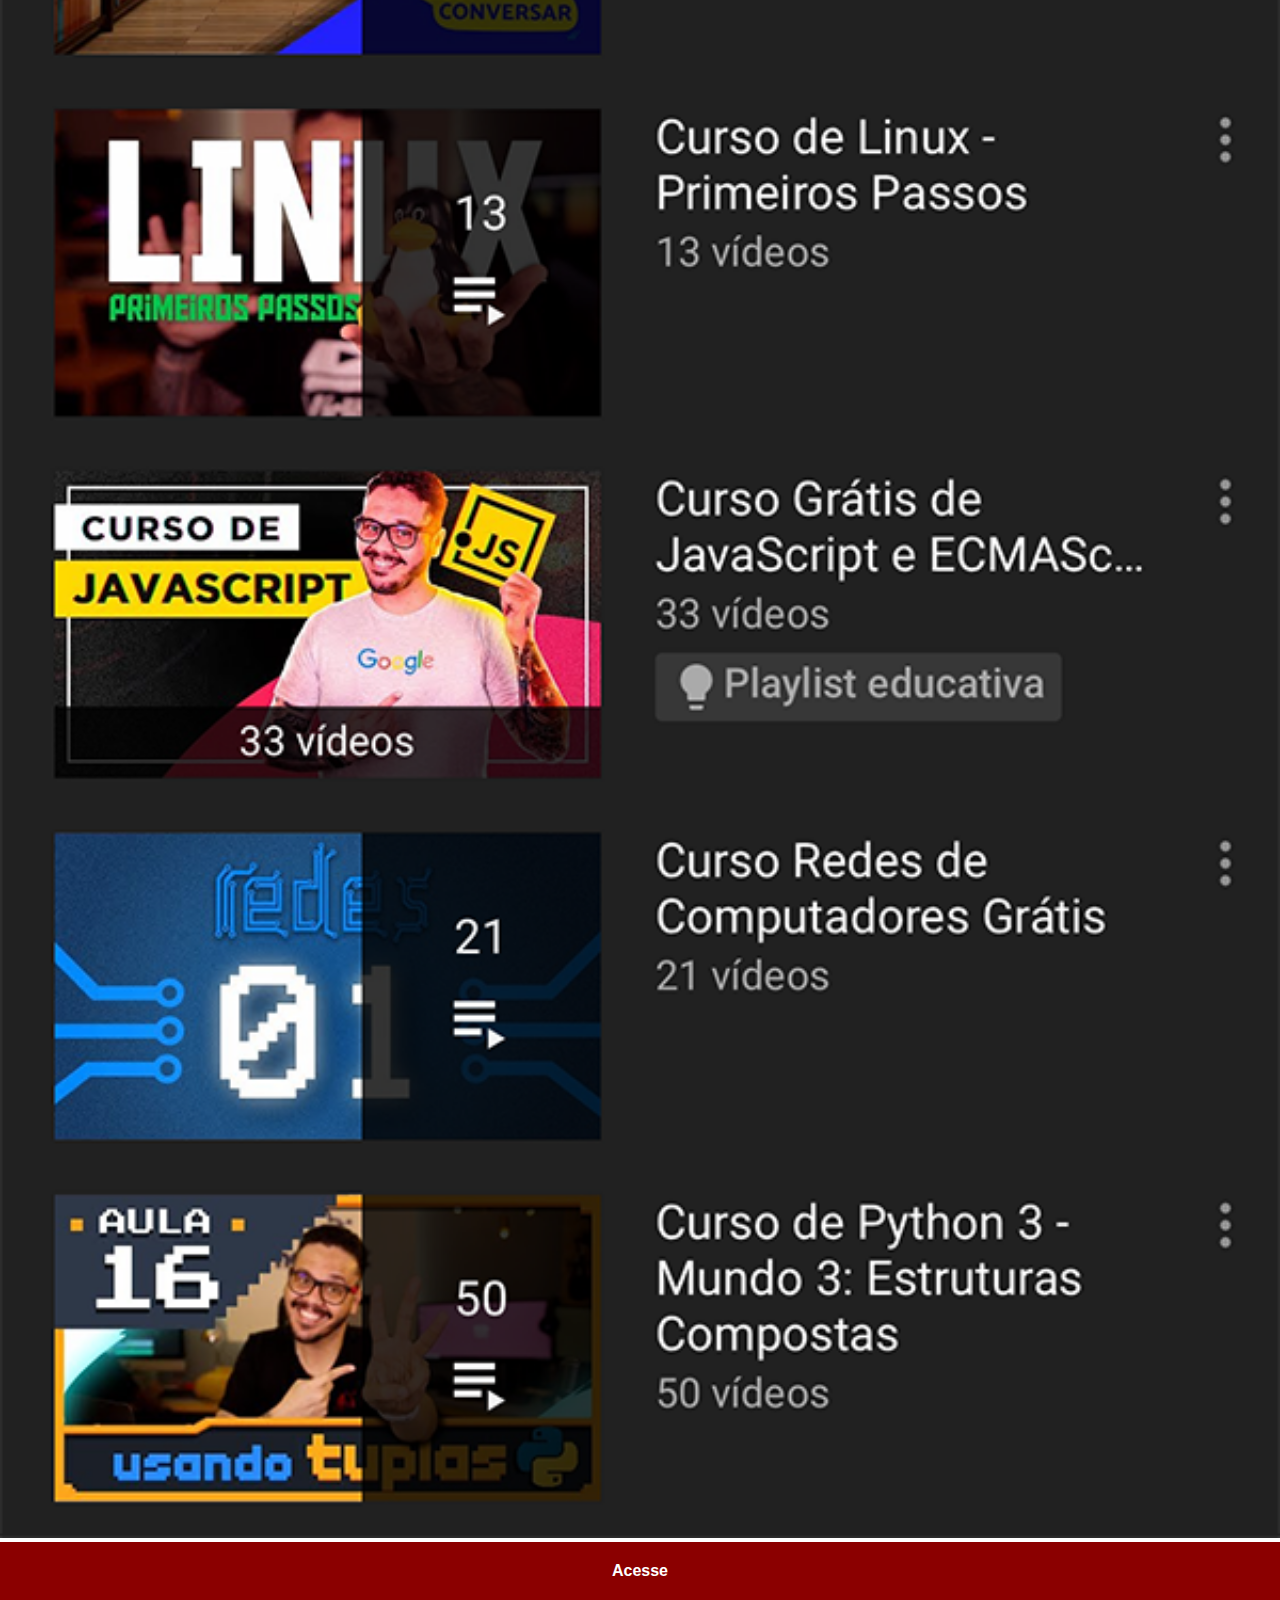
<file: youtube.html>
<!DOCTYPE html>
<html lang="pt-br">
<head>
    <meta charset="UTF-8">
    <meta name="viewport" content="width=device-width, initial-scale=1.0">
    <title>Document</title>
    <link rel="stylesheet" href="estilos/social.css">

</head>
<body>
    <img src="imagens/tela-youtube.png" alt="Youtube">
    <a href="https://www.youtube.com/@CursoemVideo" target="_blank">Acesse</a>
</body>
</html>
</file>
<file: estilos/style.css>
@charset "UTF8";

* {
    margin: 0px;
    padding: 0px;
    font-family: Arial, Helvetica, sans-serif;
}

html, body {
    height: 100vh;
    width: 100vw;
    background-color: black;
}

body {
    background: url('../imagens/fundo-madeira.jpg') no-repeat top center;
    background-size: cover;
    background-attachment: fixed;
}

main {
    height: 100vh;
    position: relative;
    
}

section#telefone {
    height: 627px;
    width: 311px;
    
    background: url('../imagens/frame-iphone.png') no-repeat;

    position: absolute;
    top: 50%;
    left: 50%;
    transform: translate(-50%, -50%);
}

iframe#tela {
    position: relative;
    top: 80px;
    left: 22px;
    width: 267px;
    height: 471px;
}

section#redes-sociais {
    text-align: right;
}

section#redes-sociais img {
    width: 50px;
    height: 50px;
    margin: 10px;
    border-radius: 50%;
    box-shadow: 2px 2px 5px rgba(0, 0, 0, 0.400);
    box-sizing: border-box;
}

section#redes-sociais img:hover {
    border: 2px solid rgba(255, 255, 255, 0.623);
    transform: translate(-3px, -3px);
    box-shadow: 5px 5px 10px rgba(0, 0, 0, 0.61);
    transition: transform 0.5s, border 1s;
    
}
</file>
<file: estilos/social.css>
@charset "UTF-8";

*{
    margin: 0px;
    padding: 0px;
    font-family: Arial, Helvetica, sans-serif;
}

::-webkit-scrollbar{
    width: 0px;
    height: 0px;
}
img{
    width: 100vw;

}

a{
    display: block;
    background-color: darkred;
    color: white;
    padding: 20px;
    text-align: center;
    font-weight: bolder;
    text-decoration: none;
}

a:hover {
    background-color: red;
}
</file>
